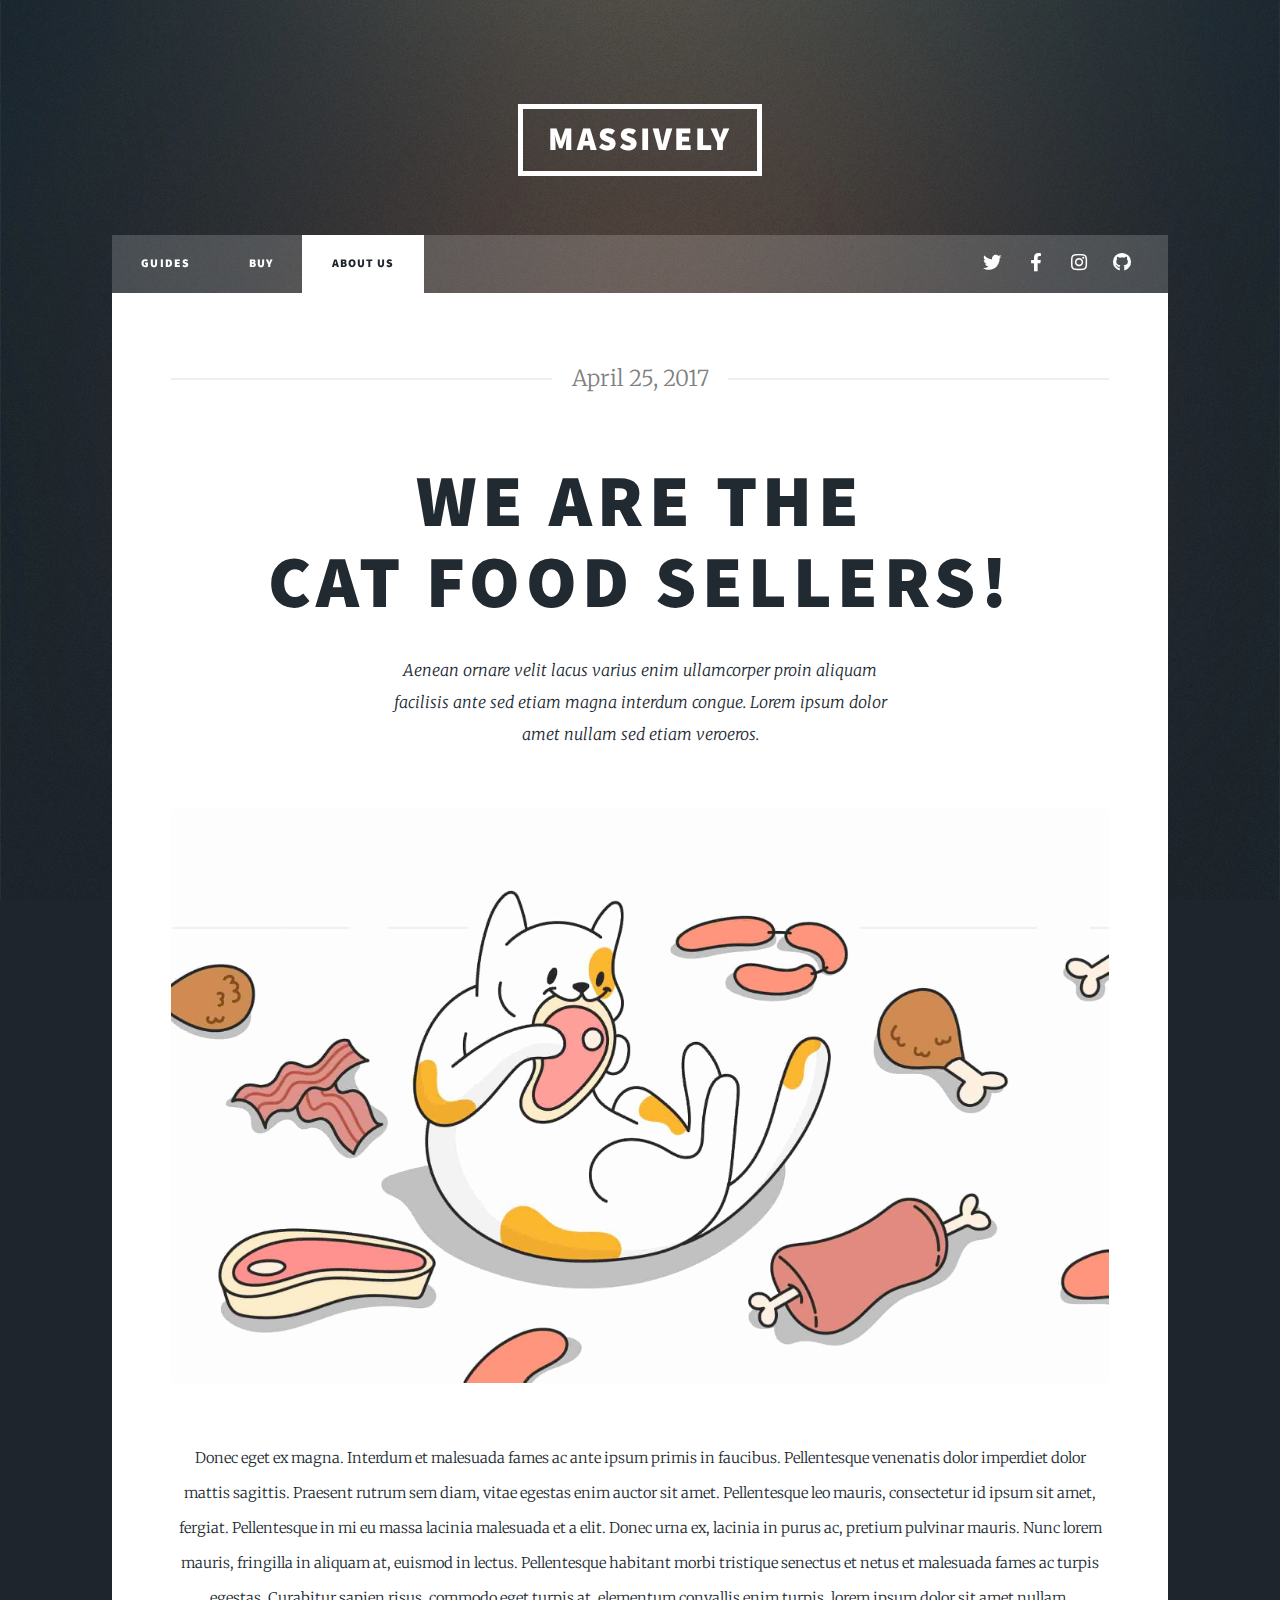
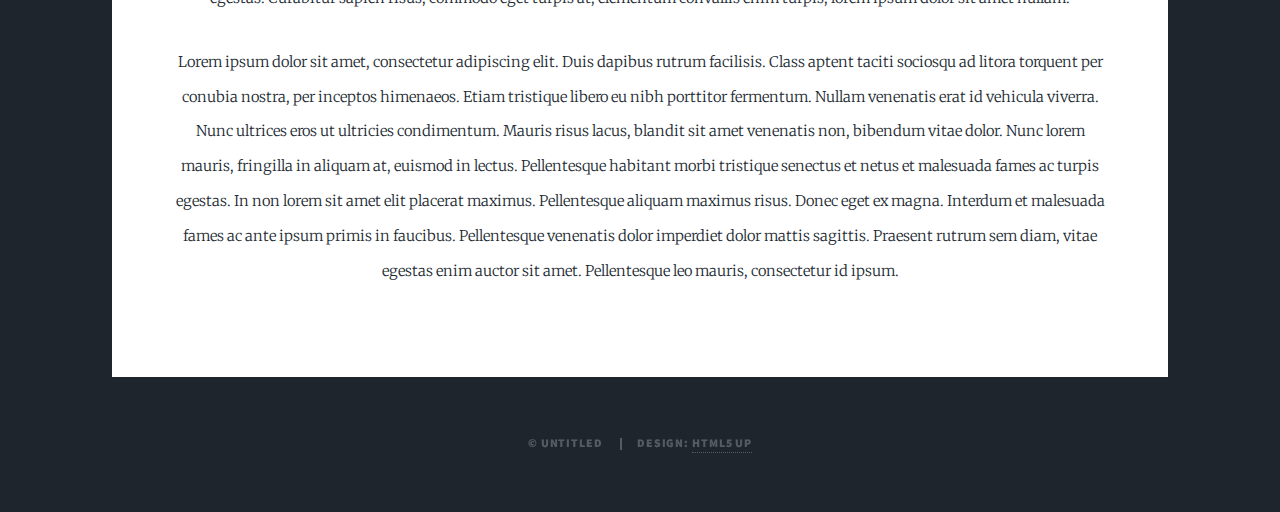
<file: aboutUs.html>
<!DOCTYPE HTML>
<!--
	Massively by HTML5 UP
	html5up.net | @ajlkn
	Free for personal and commercial use under the CCA 3.0 license (html5up.net/license)
-->
<html>

<head>
  <title>About Us</title>
  <meta charset="utf-8" />
  <meta name="viewport" content="width=device-width, initial-scale=1, user-scalable=no" />
  <link rel="stylesheet" href="assets/css/main.css" />
  <noscript>
    <link rel="stylesheet" href="assets/css/noscript.css" />
  </noscript>
</head>

<body class="is-preload">

  <!-- Wrapper -->
  <div id="wrapper">

    <!-- Header -->
    <header id="header">
      <a href="index.html" class="logo">Massively</a>
    </header>

    <!-- Nav -->
    <nav id="nav">
      <ul class="links">
        <li><a href="myFunSite.html">Guides</a></li>
        <li><a href="buy.html">Buy</a></li>
        <li class="active"><a href="aboutUs.html">About Us</a></li>
      </ul>
      <ul class="icons">
        <li><a href="#" class="icon brands fa-twitter"><span class="label">Twitter</span></a></li>
        <li><a href="#" class="icon brands fa-facebook-f"><span class="label">Facebook</span></a></li>
        <li><a href="#" class="icon brands fa-instagram"><span class="label">Instagram</span></a></li>
        <li><a href="#" class="icon brands fa-github"><span class="label">GitHub</span></a></li>
      </ul>
    </nav>

    <!-- Main -->
    <div id="main">

      <!-- Post -->
      <section class="post">
        <header class="major">
          <span class="date">April 25, 2017</span>
          <h1>We are the <br />
            Cat Food Sellers!</h1>
          <p>Aenean ornare velit lacus varius enim ullamcorper proin aliquam<br />
            facilisis ante sed etiam magna interdum congue. Lorem ipsum dolor<br />
            amet nullam sed etiam veroeros.</p>
        </header>
        <div class="image main"><img src="images/pic01.jpg" alt="" /></div>
        <p>Donec eget ex magna. Interdum et malesuada fames ac ante ipsum primis in faucibus. Pellentesque venenatis
          dolor imperdiet dolor mattis sagittis. Praesent rutrum sem diam, vitae egestas enim auctor sit amet.
          Pellentesque leo mauris, consectetur id ipsum sit amet, fergiat. Pellentesque in mi eu massa lacinia malesuada
          et a elit. Donec urna ex, lacinia in purus ac, pretium pulvinar mauris. Nunc lorem mauris, fringilla in
          aliquam at, euismod in lectus. Pellentesque habitant morbi tristique senectus et netus et malesuada fames ac
          turpis egestas. Curabitur sapien risus, commodo eget turpis at, elementum convallis enim turpis, lorem ipsum
          dolor sit amet nullam.</p>
        <p>Lorem ipsum dolor sit amet, consectetur adipiscing elit. Duis dapibus rutrum facilisis. Class aptent taciti
          sociosqu ad litora torquent per conubia nostra, per inceptos himenaeos. Etiam tristique libero eu nibh
          porttitor fermentum. Nullam venenatis erat id vehicula viverra. Nunc ultrices eros ut ultricies condimentum.
          Mauris risus lacus, blandit sit amet venenatis non, bibendum vitae dolor. Nunc lorem mauris, fringilla in
          aliquam at, euismod in lectus. Pellentesque habitant morbi tristique senectus et netus et malesuada fames ac
          turpis egestas. In non lorem sit amet elit placerat maximus. Pellentesque aliquam maximus risus. Donec eget ex
          magna. Interdum et malesuada fames ac ante ipsum primis in faucibus. Pellentesque venenatis dolor imperdiet
          dolor mattis sagittis. Praesent rutrum sem diam, vitae egestas enim auctor sit amet. Pellentesque leo mauris,
          consectetur id ipsum.</p>
      </section>

    </div>

    <!-- Copyright -->
    <div id="copyright">
      <ul>
        <li>&copy; Untitled</li>
        <li>Design: <a href="https://html5up.net">HTML5 UP</a></li>
      </ul>
    </div>

  </div>

  <!-- Scripts -->
  <script src="assets/js/jquery.min.js"></script>
  <script src="assets/js/jquery.scrollex.min.js"></script>
  <script src="assets/js/jquery.scrolly.min.js"></script>
  <script src="assets/js/browser.min.js"></script>
  <script src="assets/js/breakpoints.min.js"></script>
  <script src="assets/js/util.js"></script>
  <script src="assets/js/main.js"></script>

</body>

</html>
</file>
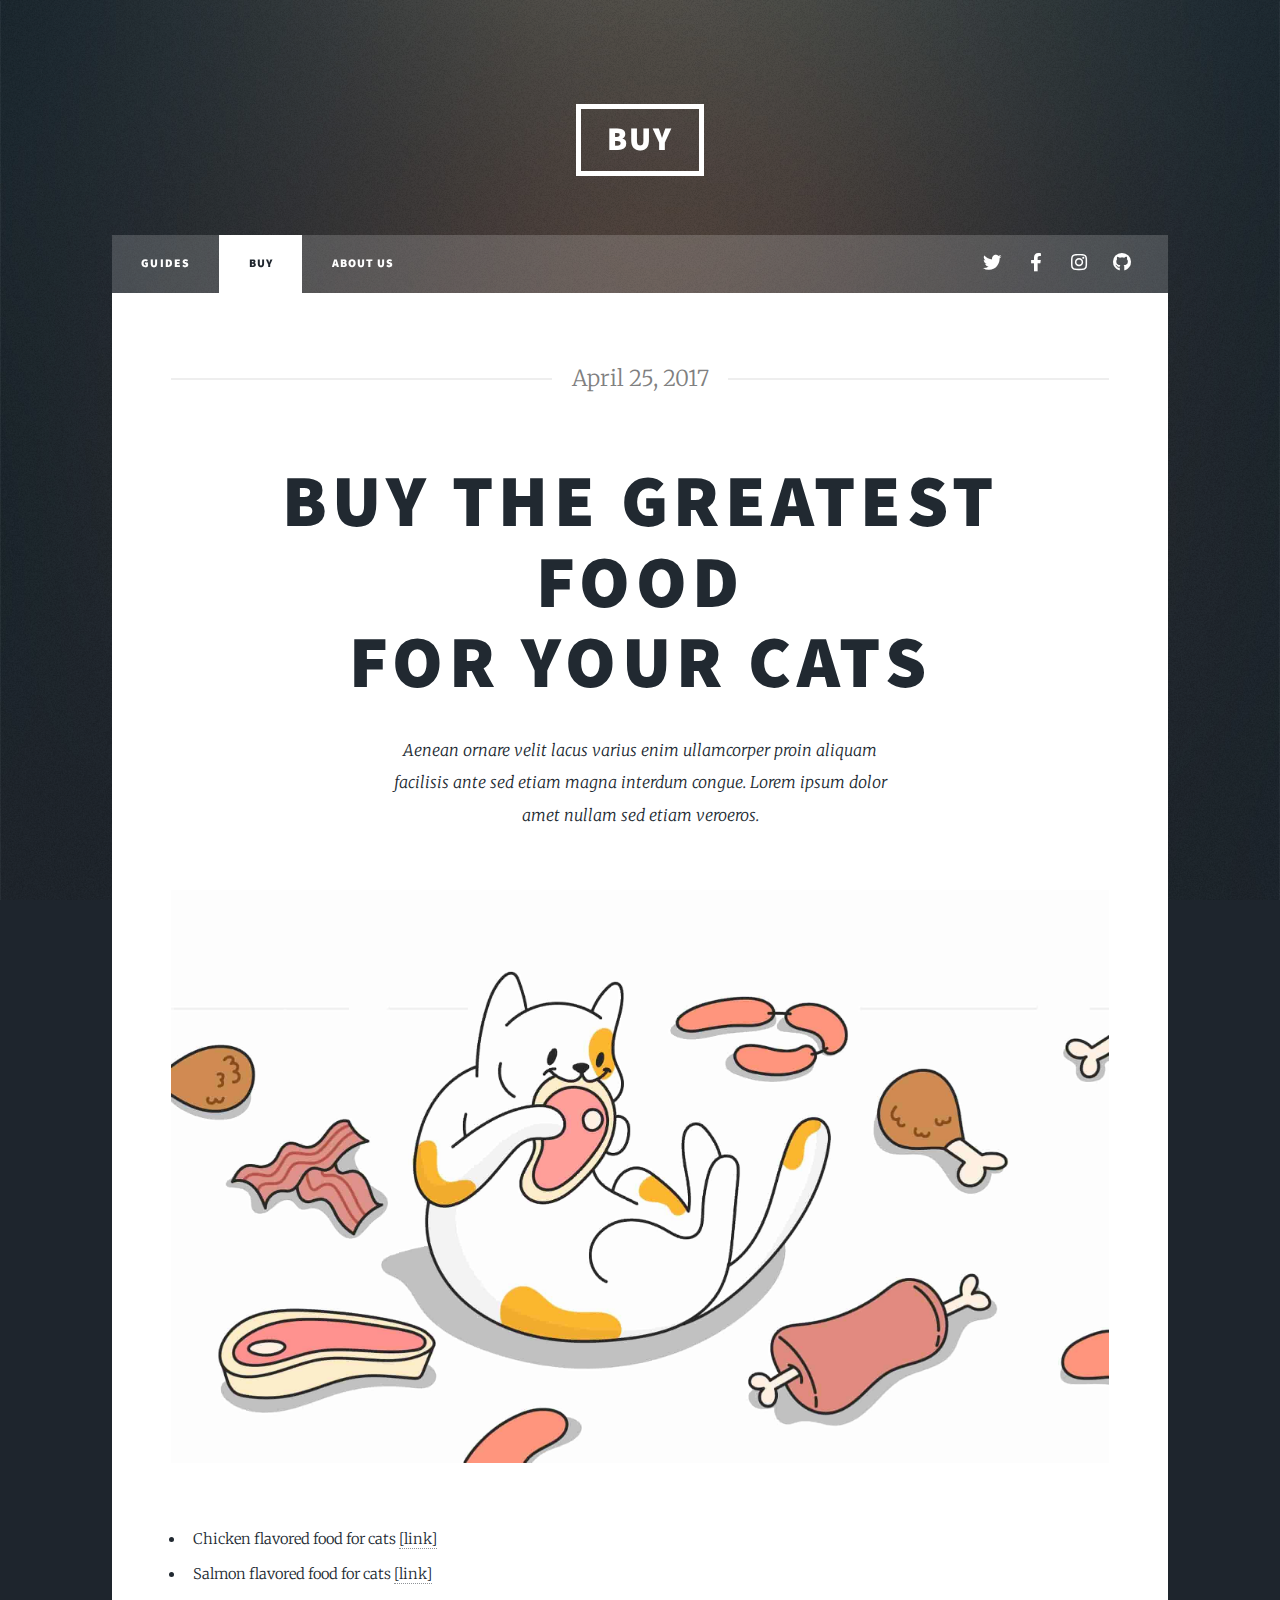
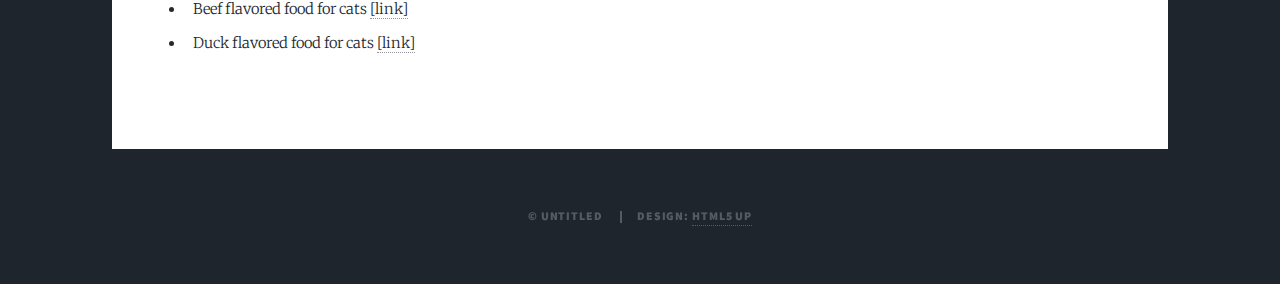
<file: buy.html>
<!DOCTYPE HTML>
<!--
	Massively by HTML5 UP
	html5up.net | @ajlkn
	Free for personal and commercial use under the CCA 3.0 license (html5up.net/license)
-->
<html>

<head>
  <title>Buy</title>
  <meta charset="utf-8" />
  <meta name="viewport" content="width=device-width, initial-scale=1, user-scalable=no" />
  <link rel="stylesheet" href="assets/css/main.css" />
  <noscript>
    <link rel="stylesheet" href="assets/css/noscript.css" />
  </noscript>
</head>

<body class="is-preload">

  <!-- Wrapper -->
  <div id="wrapper">

    <!-- Header -->
    <header id="header">
      <a href="index.html" class="logo">Buy</a>
    </header>

    <!-- Nav -->
    <nav id="nav">
      <ul class="links">
        <li><a href="myFunSite.html">Guides</a></li>
        <li class="active"><a href="buy.html">Buy</a></li>
        <li><a href="aboutUs.html">About Us</a></li>
      </ul>
      <ul class="icons">
        <li><a href="#" class="icon brands fa-twitter"><span class="label">Twitter</span></a></li>
        <li><a href="#" class="icon brands fa-facebook-f"><span class="label">Facebook</span></a></li>
        <li><a href="#" class="icon brands fa-instagram"><span class="label">Instagram</span></a></li>
        <li><a href="#" class="icon brands fa-github"><span class="label">GitHub</span></a></li>
      </ul>
    </nav>

    <!-- Main -->
    <div id="main">

      <!-- Post -->
      <section class="post">
        <header class="major">
          <span class="date">April 25, 2017</span>
          <h1>Buy the Greatest Food<br />
            For Your cats</h1>
          <p>Aenean ornare velit lacus varius enim ullamcorper proin aliquam<br />
            facilisis ante sed etiam magna interdum congue. Lorem ipsum dolor<br />
            amet nullam sed etiam veroeros.</p>
        </header>
        <div class="image main"><img src="images/pic01.jpg" alt="" /></div>
        <p>
        <ul>
              <li>Chicken flavored food for cats <a href=buy.html>[link]</a></li>
          <li>Salmon flavored food for cats <a href=buy.html>[link]</a></li>
          <li>Beef flavored food for cats <a href=buy.html>[link]</a></li>
          <li>Duck flavored food for cats <a href=buy.html>[link]</a></li>
        </ul>
        </p>
      </section>

    </div>

    <!-- Copyright -->
    <div id="copyright">
      <ul>
        <li>&copy; Untitled</li>
        <li>Design: <a href="https://html5up.net">HTML5 UP</a></li>
      </ul>
    </div>

  </div>

  <!-- Scripts -->
  <script src="assets/js/jquery.min.js"></script>
  <script src="assets/js/jquery.scrollex.min.js"></script>
  <script src="assets/js/jquery.scrolly.min.js"></script>
  <script src="assets/js/browser.min.js"></script>
  <script src="assets/js/breakpoints.min.js"></script>
  <script src="assets/js/util.js"></script>
  <script src="assets/js/main.js"></script>

</body>

</html>
</file>
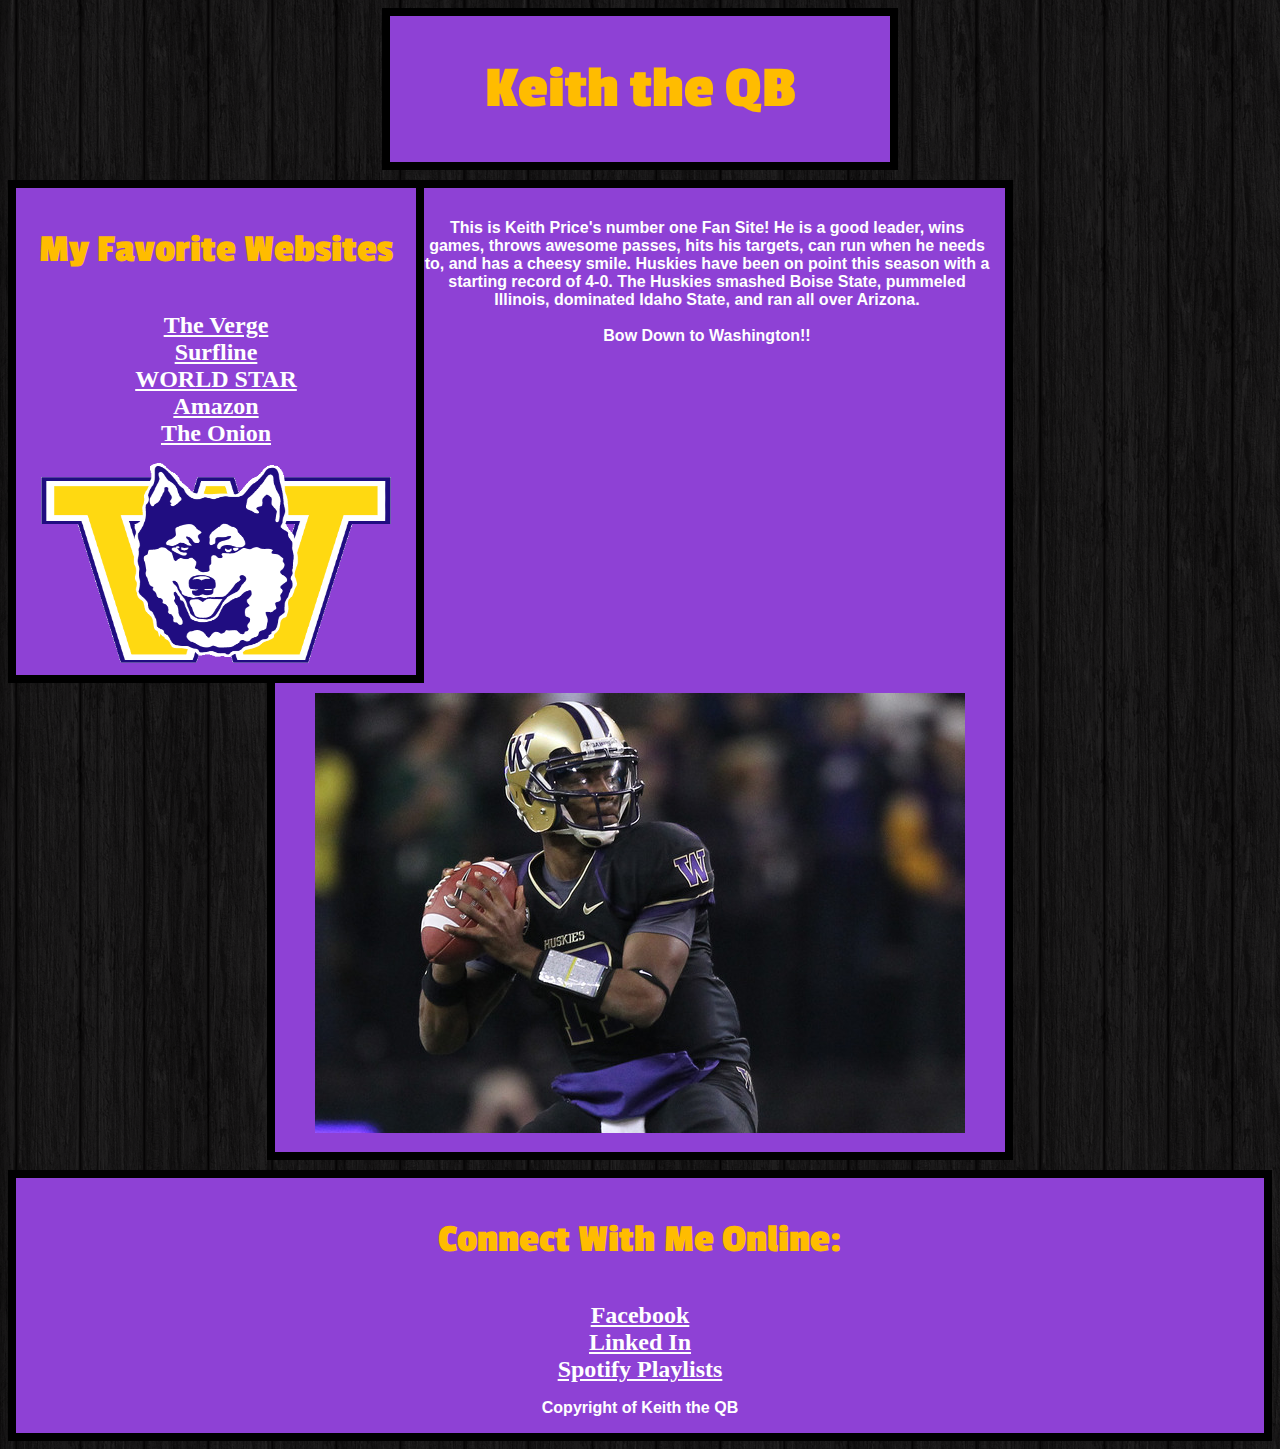
<file: introToCss.html>
<!DOCTYPE html>
	<head>
		<title> Keith the QB  </title>
		<link rel="stylesheet" type="text/css" href="test.css" />
		<link href='http://fonts.googleapis.com/css?family=Passion+One' rel='stylesheet' type='text/css'>
	</head>

	<body>
		<div id = "Header">
			<h1> Keith the QB </h1>
		</div>

		<div id = "LeftNav">
			<h3> My Favorite Websites </h3>
			<ul>
				<li><a href="https://www.theverge.com">The Verge</a></li>
				<li><a href="https://www.surfline.com">Surfline</a></li>
				<li><a href="https://www.worldstarhiphop">WORLD STAR</a></li>
				<li><a href="https://www.amazon.com">Amazon</a></li>
				<li><a href="https://www.theonion.com">The Onion</a></li>
			</ul>
			<img src="extra/icon.gif" width="350px" height="200px">
		</div>

		<div id = "Content">
			<p> This is Keith Price's number one Fan Site! He is a good leader, wins games, throws awesome passes, hits his targets, can run when he needs to, and has a cheesy smile. Huskies have been on point this season with a starting record of 4-0. The Huskies smashed Boise State, pummeled Illinois, dominated Idaho State, and ran all over Arizona. <br /><br /> <span id="bow">Bow Down to Washington!!</span></p>
			<img src="extra/price.jpg">
		</div>

		<div id = "Footer">
			<h3>Connect With Me Online:</h3>
			<ul>
				<li><a href="https://www.Facebook.com">Facebook</a></li>
				<li><a href="https://www.Linkedin.com">Linked In</a></li>
				<li><a href="https://www.Spotify.com">Spotify Playlists</a></li>
			</ul>
			<p>Copyright of Keith the QB</p>
		</div>

	</body>

</html>
</file>
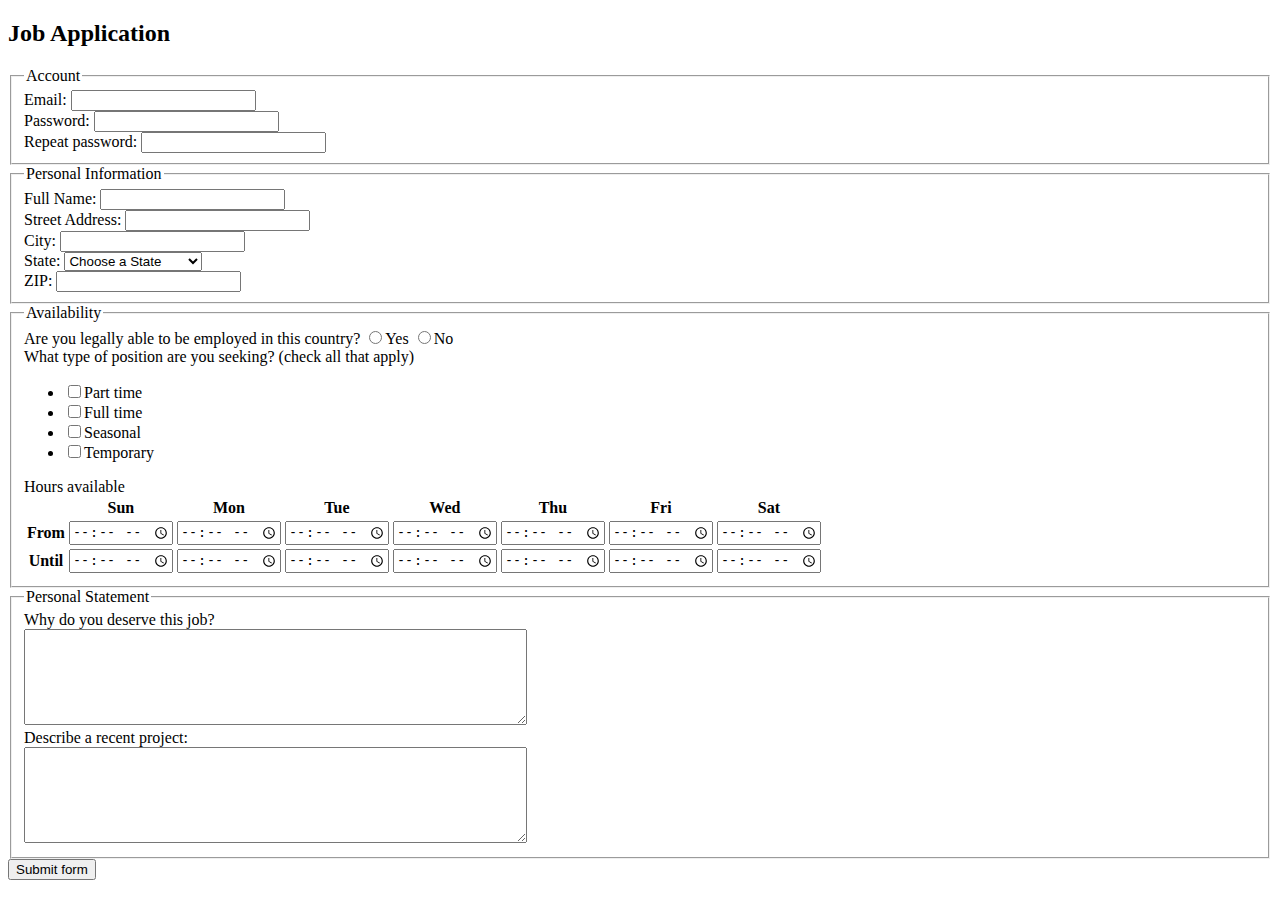
<file: jobApplicationForm.html>
<!DOCTYPE html>
<!-- saved from url=(0074)http://winhost6.ischool.uw.edu/gclass/files/activities/build_w3/forms.html -->
<html>

<head>
  <meta http-equiv="Content-Type" content="text/html; charset=UTF-8">

  <title>Job Application</title>
</head>

<body data-new-gr-c-s-check-loaded="14.1058.0" data-gr-ext-installed="">

  <h2>Job Application</h2>

  <form action="http://gclass.alexburner.com/formtest.php" method="post">

    <fieldset>
      <legend>Account</legend>
      <div class="field">
        <label>Email:</label>
        <input type="text" name="email">
      </div>
      <div class="field">
        <label>Password:</label>
        <input type="password" name="password">
      </div>
      <div class="field">
        <label>Repeat password:</label>
        <input type="password" name="password_r">
      </div>
    </fieldset>

    <fieldset>
      <legend>Personal Information</legend>
      <div class="field">
        <label>Full Name:</label>
        <input type="text" name="name">
      </div>
      <div class="field">
        <label>Street Address:</label>
        <input type="text" name="street">
      </div>
      <div class="field">
        <label>City:</label>
        <input type="text" name="city">
      </div>
      <div class="field">
        <label>State:</label>
        <select name="state">
          <option value="" selected="true">Choose a State</option>
          <option value="AL">Alabama</option>
          <option value="AK">Alaska</option>
          <option value="AZ">Arizona</option>
          <option value="AR">Arkansas</option>
          <option value="CA">California</option>
          <option value="CO">Colorado</option>
          <option value="CT">Connecticut</option>
          <option value="DE">Delaware</option>
          <option value="DC">District of Columbia</option>
          <option value="FL">Florida</option>
          <option value="GA">Georgia</option>
          <option value="HI">Hawaii</option>
          <option value="ID">Idaho</option>
          <option value="IL">Illinois</option>
          <option value="IN">Indiana</option>
          <option value="IA">Iowa</option>
          <option value="KS">Kansas</option>
          <option value="KY">Kentucky</option>
          <option value="LA">Louisiana</option>
          <option value="ME">Maine</option>
          <option value="MD">Maryland</option>
          <option value="MA">Massachusetts</option>
          <option value="MI">Michigan</option>
          <option value="MN">Minnesota</option>
          <option value="MS">Mississippi</option>
          <option value="MO">Missouri</option>
          <option value="MT">Montana</option>
          <option value="NE">Nebraska</option>
          <option value="NV">Nevada</option>
          <option value="NH">New Hampshire</option>
          <option value="NJ">New Jersey</option>
          <option value="NM">New Mexico</option>
          <option value="NY">New York</option>
          <option value="NC">North Carolina</option>
          <option value="ND">North Dakota</option>
          <option value="OH">Ohio</option>
          <option value="OK">Oklahoma</option>
          <option value="OR">Oregon</option>
          <option value="PA">Pennsylvania</option>
          <option value="RI">Rhode Island</option>
          <option value="SC">South Carolina</option>
          <option value="SD">South Dakota</option>
          <option value="TN">Tennessee</option>
          <option value="TX">Texas</option>
          <option value="UT">Utah</option>
          <option value="VT">Vermont</option>
          <option value="VA">Virginia</option>
          <option value="WA">Washington</option>
          <option value="WV">West Virginia</option>
          <option value="WI">Wisconsin</option>
          <option value="WY">Wyoming</option>
        </select>
      </div>
      <div class="field">
        <label>ZIP:</label>
        <input type="text" name="zip">
      </div>
    </fieldset>

    <fieldset>
      <legend>Availability</legend>
      <div class="field">
        <label>Are you legally able to be employed in this country?</label>
        <input type="radio" name="legal" value="yes">Yes
        <input type="radio" name="legal" value="no">No
      </div>
      <div class="field">
        <label>What type of position are you seeking? (check all that apply)</label>
        <ul>
          <li><input type="checkbox" name="position_pt" value="parttime">Part time</li>
          <li><input type="checkbox" name="position_ft" value="fulltime">Full time</li>
          <li><input type="checkbox" name="position_sl" value="seasonal">Seasonal</li>
          <li><input type="checkbox" name="position_tp" value="temporary">Temporary</li>
        </ul>
      </div>
      <div class="field">
        <label>Hours available</label>
        <table>
          <tbody>
            <tr>
              <td></td>
              <th>Sun</th>
              <th>Mon</th>
              <th>Tue</th>
              <th>Wed</th>
              <th>Thu</th>
              <th>Fri</th>
              <th>Sat</th>
            </tr>
            <tr>
              <th>From</th>
              <td><input type="time" size="5" name="su_from"></td>
              <td><input type="time" size="5" name="mo_from"></td>
              <td><input type="time" size="5" name="tu_from"></td>
              <td><input type="time" size="5" name="we_from"></td>
              <td><input type="time" size="5" name="th_from"></td>
              <td><input type="time" size="5" name="fr_from"></td>
              <td><input type="time" size="5" name="sa_from"></td>
            </tr>
            <tr>
              <th>Until</th>
              <td><input type="time" size="5" name="su_until"></td>
              <td><input type="time" size="5" name="mo_until"></td>
              <td><input type="time" size="5" name="tu_until"></td>
              <td><input type="time" size="5" name="we_until"></td>
              <td><input type="time" size="5" name="th_until"></td>
              <td><input type="time" size="5" name="fr_until"></td>
              <td><input type="time" size="5" name="sa_until"></td>
            </tr>
          </tbody>
        </table>
      </div>
    </fieldset>

    <fieldset>
      <legend>Personal Statement</legend>
      <div class="field">
        <label>Why do you deserve this job?</label><br>
        <textarea name="deserve" rows="6" cols="60"></textarea>
      </div>
      <div class="field">
        <label>Describe a recent project:</label><br>
        <textarea name="project" rows="6" cols="60"></textarea>
      </div>
    </fieldset>

    <input type="submit" value="Submit form">

  </form>

</body>
<grammarly-desktop-integration data-grammarly-shadow-root="true"></grammarly-desktop-integration>

</html>
</file>
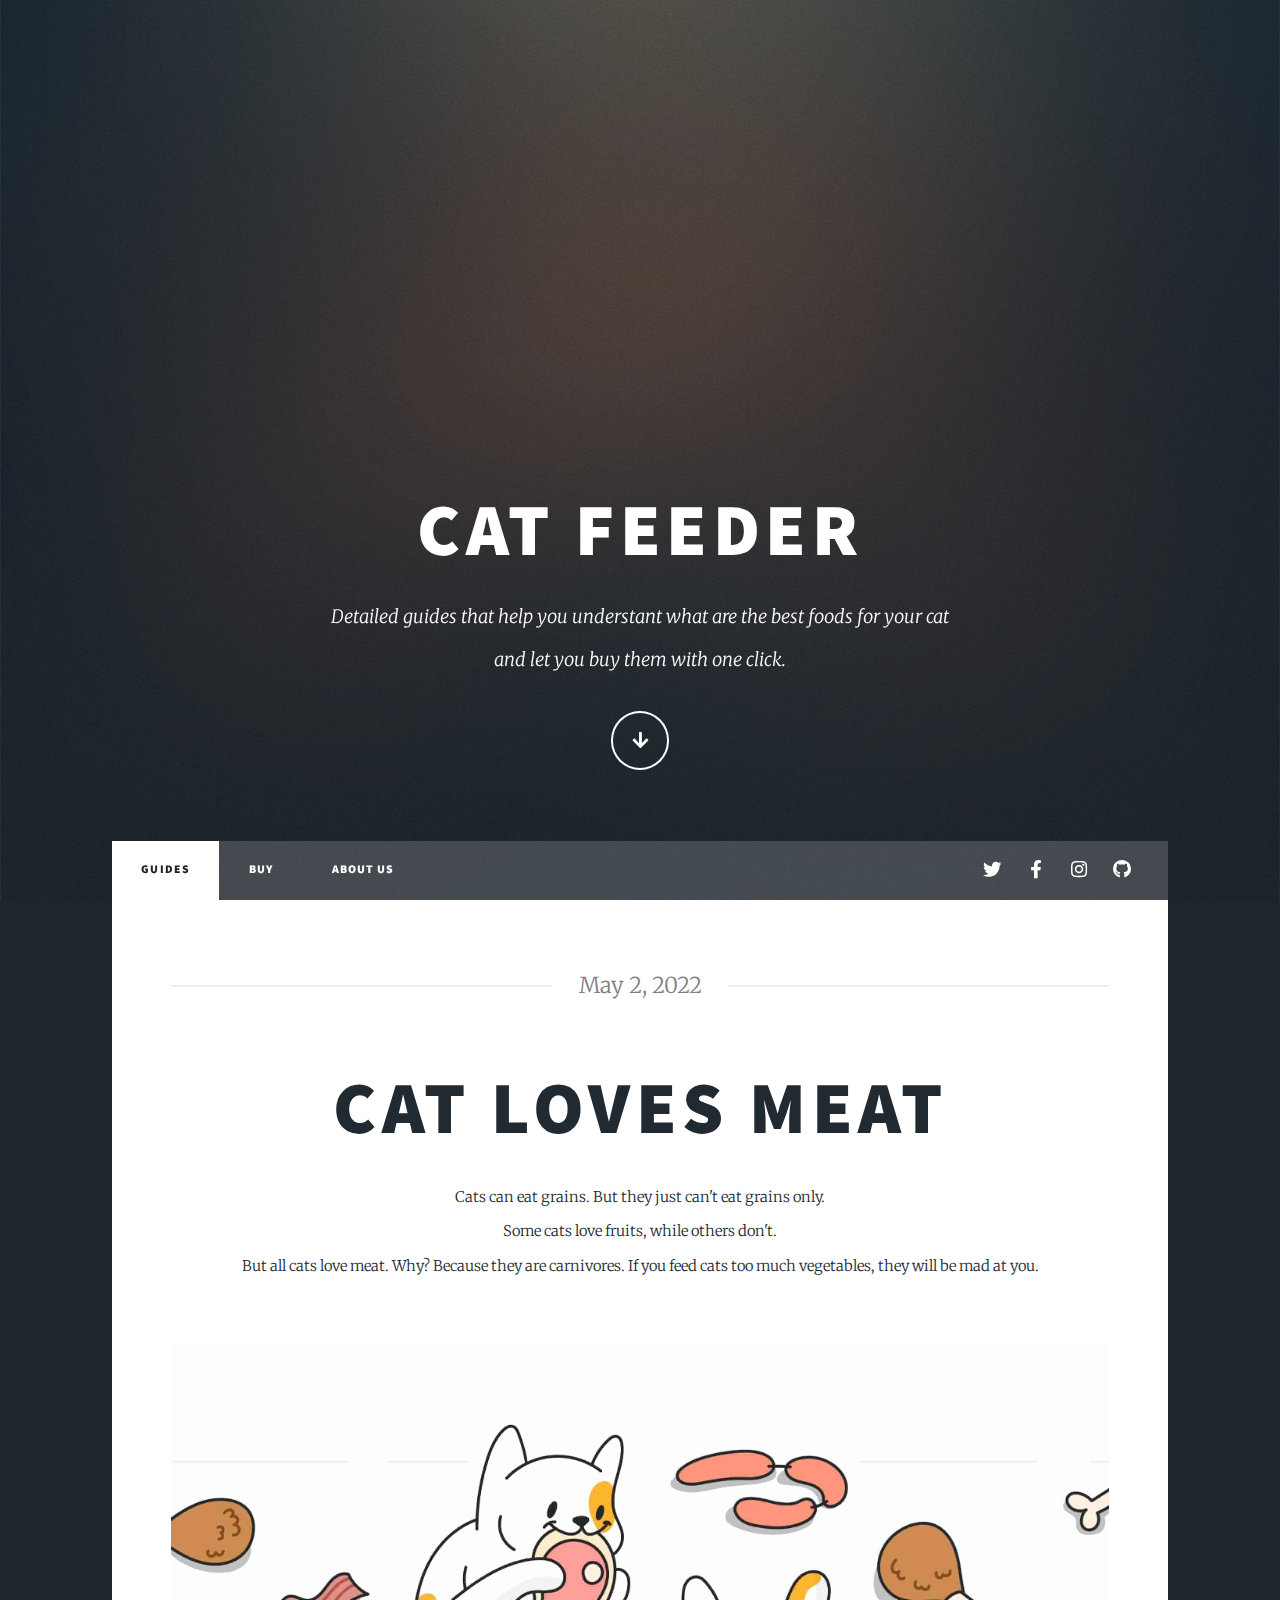
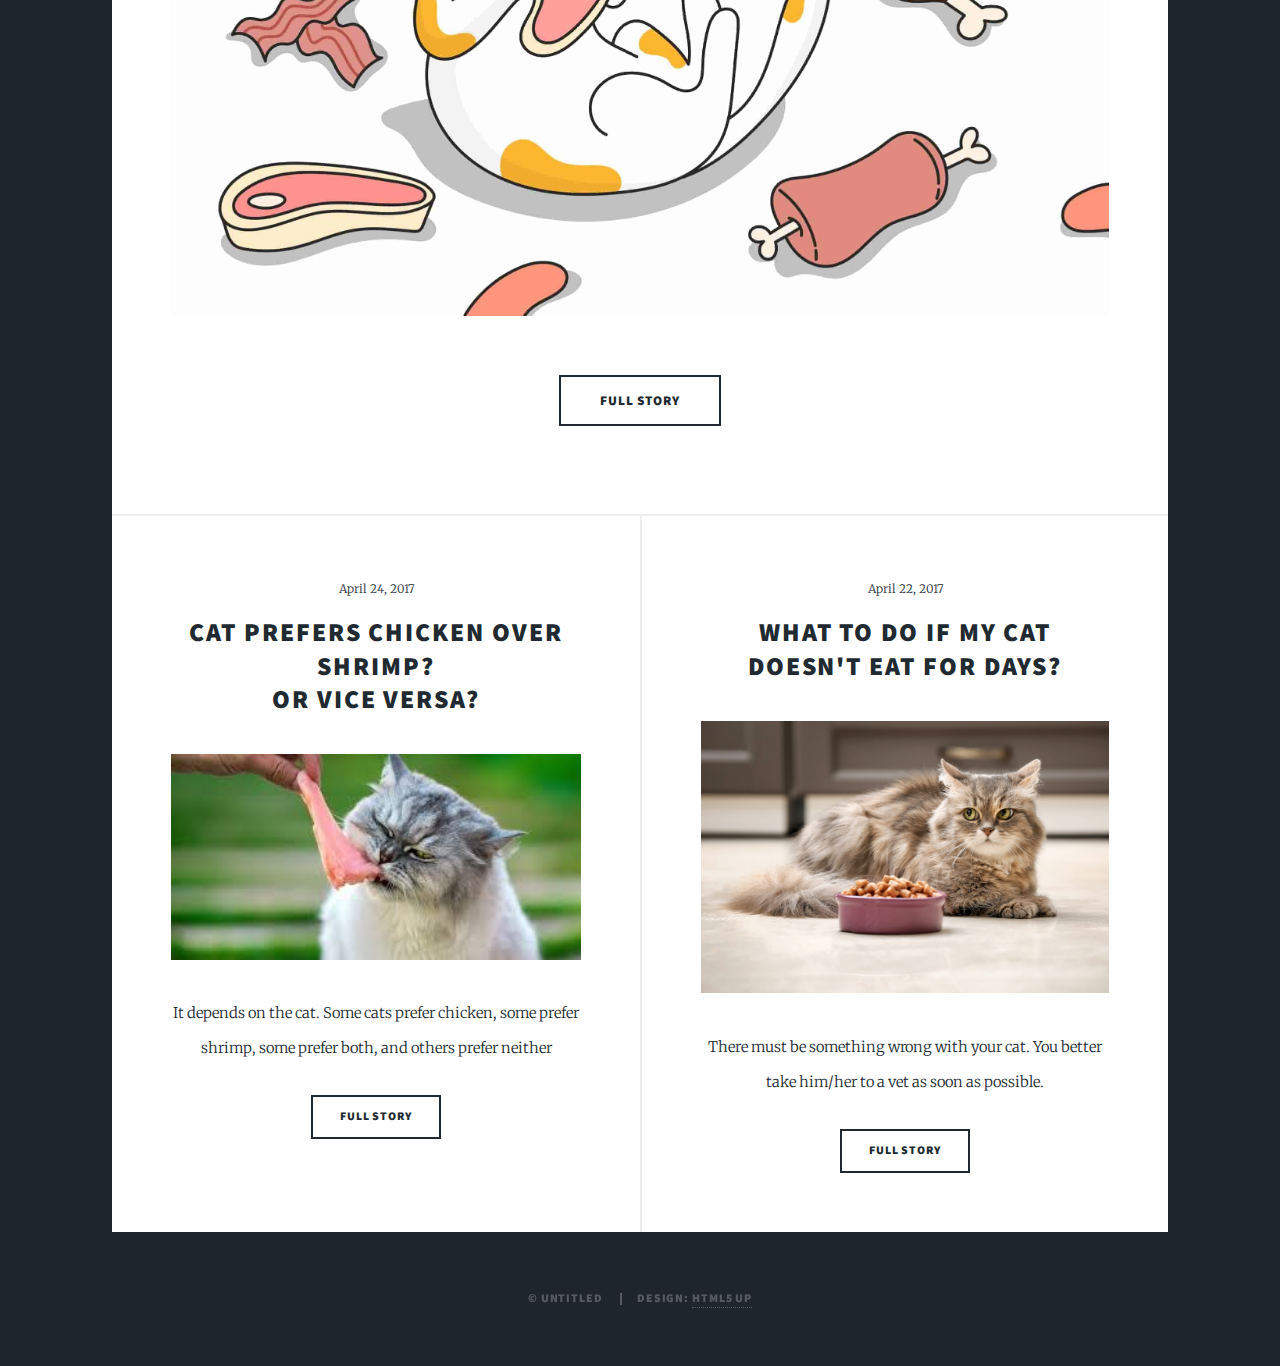
<file: myFunSite.html>
<!DOCTYPE HTML>
<!--
	Massively by HTML5 UP
	html5up.net | @ajlkn
	Free for personal and commercial use under the CCA 3.0 license (html5up.net/license)
-->
<html>

<head>
  <title>Cat Feeder</title>
  <meta charset="utf-8" />
  <meta name="viewport" content="width=device-width, initial-scale=1, user-scalable=no" />
  <link rel="stylesheet" href="assets/css/main.css" />
  <noscript>
    <link rel="stylesheet" href="assets/css/noscript.css" />
  </noscript>
</head>

<body class="is-preload">

  <!-- Wrapper -->
  <div id="wrapper" class="fade-in">

    <!-- Intro -->
    <div id="intro">
      <h1>Cat Feeder</h1>
      <p>Detailed guides that help you understant what are the best foods for your cat
        <br> and let you buy them with one click.
      </p>
      <ul class="actions">
        <li><a href="#header" class="button icon solid solo fa-arrow-down scrolly">Continue</a></li>
      </ul>
    </div>

    <!-- Header -->
    <header id="header">
      <a href="index.html" class="logo">Guides</a>
    </header>

    <!-- Nav -->
    <nav id="nav">
      <ul class="links">
        <li class="active"><a href="myFunSite.html">Guides</a></li>
        <li><a href="buy.html">Buy</a></li>
        <li><a href="aboutUs.html">About Us</a></li>
      </ul>
      <ul class="icons">
        <li><a href="#" class="icon brands fa-twitter"><span class="label">Twitter</span></a></li>
        <li><a href="#" class="icon brands fa-facebook-f"><span class="label">Facebook</span></a></li>
        <li><a href="#" class="icon brands fa-instagram"><span class="label">Instagram</span></a></li>
        <li><a href="#" class="icon brands fa-github"><span class="label">GitHub</span></a></li>
      </ul>
    </nav>

    <!-- Main -->
    <div id="main">

      <!-- Featured Post -->
      <article class="post featured">
        <header class="major">
          <span class="date">May 2, 2022</span>
          <h2><a href="#">Cat Loves Meat</h2>
          <p>Cats can eat grains. But they just can't eat grains only.<br>
            Some cats love fruits, while others don't.<br>
            But all cats love meat. Why? Because they are carnivores. If you feed cats
            too much vegetables, they will be mad at you.</p>
        </header>
        <a href="#" class="image main"><img src="images/pic01.jpg" alt="" /></a>
        <ul class="actions special">
          <li><a href="#" class="button large">Full Story</a></li>
        </ul>
      </article>

      <!-- Posts -->
      <section class="posts">
        <article>
          <header>
            <span class="date">April 24, 2017</span>
            <h2><a href="#">Cat prefers chicken over shrimp?<br />
                or vice versa?</a></h2>
          </header>
          <a href="#" class="image fit"><img src="images/pic02.jpg" alt="" /></a>
          <p>It depends on the cat. Some cats prefer chicken, some prefer shrimp, some prefer both, and others prefer
            neither</p>
          <ul class="actions special">
            <li><a href="#" class="button">Full Story</a></li>
          </ul>
        </article>
        <article>
          <header>
            <span class="date">April 22, 2017</span>
            <h2><a href="#">What to do if my cat<br />
                doesn't eat for days?</a></h2>
          </header>
          <a href="#" class="image fit"><img src="images/pic03.jpg" alt="" /></a>
          <p>There must be something wrong with your cat. You better take him/her to a vet as soon as possible.</p>
          <ul class="actions special">
            <li><a href="#" class="button">Full Story</a></li>
          </ul>
        </article>
      </section>
    </div>

    <!-- Copyright -->
    <div id="copyright">
      <ul>
        <li>&copy; Untitled</li>
        <li>Design: <a href="https://html5up.net">HTML5 UP</a></li>
      </ul>
    </div>

  </div>

  <!-- Scripts -->
  <script src="assets/js/jquery.min.js"></script>
  <script src="assets/js/jquery.scrollex.min.js"></script>
  <script src="assets/js/jquery.scrolly.min.js"></script>
  <script src="assets/js/browser.min.js"></script>
  <script src="assets/js/breakpoints.min.js"></script>
  <script src="assets/js/util.js"></script>
  <script src="assets/js/main.js"></script>

</body>

</html>
</file>
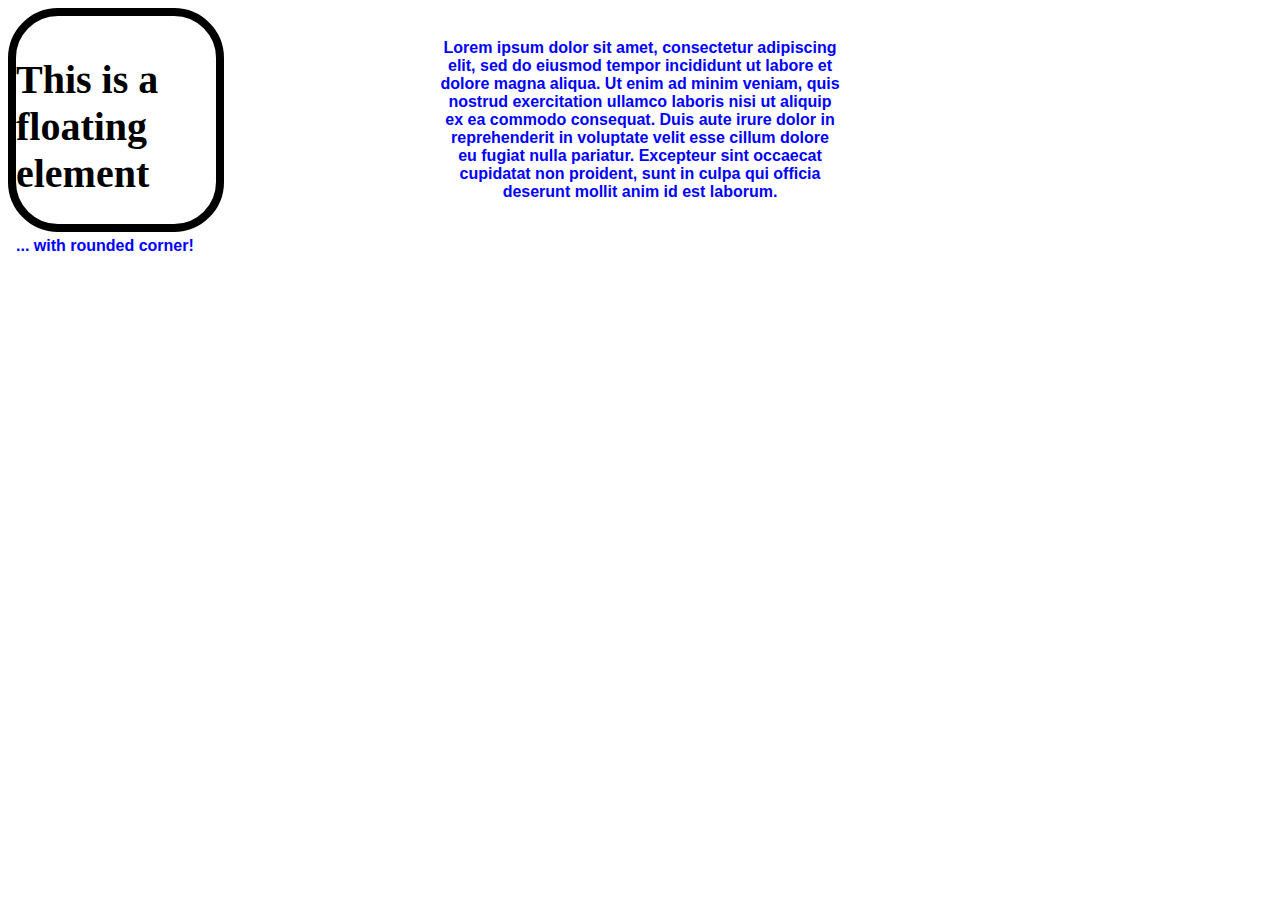
<file: someCss.html>
<!DOCTYPE html>

<head>
  <title> Some HTML to showcase my css</title>
  <link rel="stylesheet" type="text/css" href="anExternal.css" />
</head>

<body>
  <div id="LeftNav">
    <h3> This is a floating element</h3>
    <p>... with rounded corner!</p>
  </div>

  <div id="Content">
    <p>
      Lorem ipsum dolor sit amet, consectetur adipiscing elit, sed do eiusmod tempor incididunt ut labore et dolore
      magna aliqua. Ut enim ad minim veniam, quis nostrud exercitation ullamco laboris nisi ut aliquip ex ea commodo
      consequat. Duis aute irure dolor in reprehenderit in voluptate velit esse cillum dolore eu fugiat nulla pariatur.
      Excepteur sint occaecat cupidatat non proident, sunt in culpa qui officia deserunt mollit anim id est laborum.
    </p>
  </div>

</body>

</html>
</file>
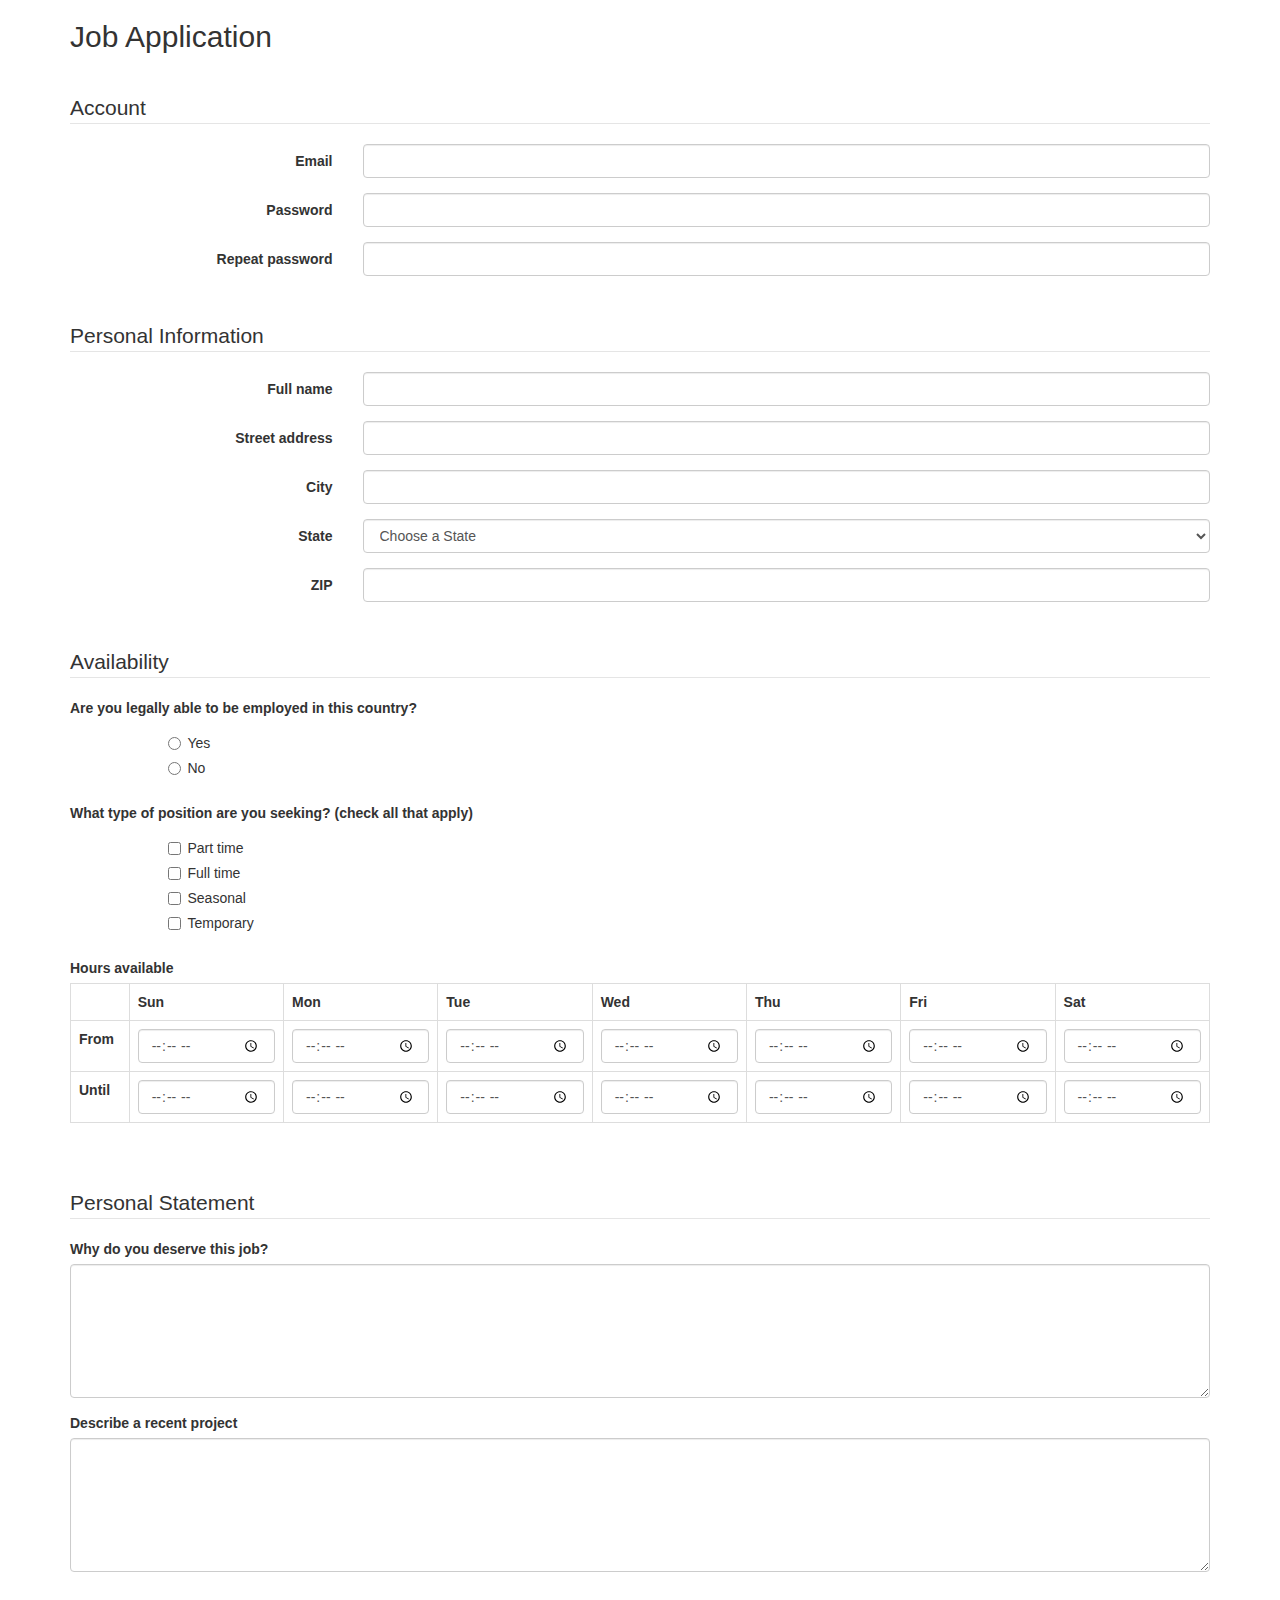
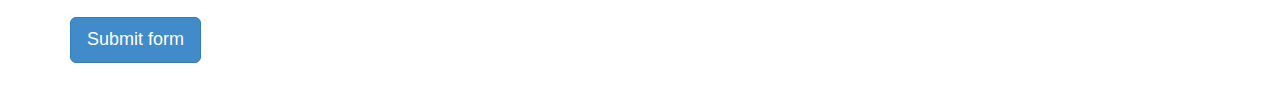
<file: example/job_app_formatted.html>
<!DOCTYPE html>
<!-- saved from url=(0081)http://winhost6.ischool.uw.edu/gclass/files/activities/build_w3/forms_pretty.html -->
<html><head><meta http-equiv="Content-Type" content="text/html; charset=UTF-8">
	
	<meta name="viewport" content="width=device-width, initial-scale=1.0">
	<title>Job Application</title>
	<link href="./job_app_formatted_files/bootstrap.min.css" rel="stylesheet">
</head>
<body data-new-gr-c-s-check-loaded="14.1058.0" data-gr-ext-installed="">
<div class="container">

<h2>Job Application</h2>
<p>&nbsp;</p>

<form role="form" action="http://gclass.alexburner.com/formtest.php" method="post">

	<fieldset class="form-horizontal">
		<legend>Account</legend>
		<div class="form-group">
			<label class="col-sm-3 control-label">Email</label>
			<div class="col-sm-9">
				<input class="form-control" type="text" name="email">
			</div>
		</div>
		<div class="form-group">
			<label class="col-sm-3 control-label">Password</label>
			<div class="col-sm-9">
				<input class="form-control" type="password" name="password">
			</div>
		</div>
		<div class="form-group">
			<label class="col-sm-3 control-label">Repeat password</label>
			<div class="col-sm-9">
				<input class="form-control" type="password" name="repeat_password">
			</div>
		</div>
	</fieldset>

	<p>&nbsp;</p>

	<fieldset class="form-horizontal">
		<legend>Personal Information</legend>
		<div class="form-group">
			<label class="col-sm-3 control-label">Full name</label>
			<div class="col-sm-9">
				<input class="form-control" type="text" name="name">
			</div>
		</div>
		<div class="form-group">
			<label class="col-sm-3 control-label">Street address</label>
			<div class="col-sm-9">
				<input class="form-control" type="text" name="street">
			</div>
		</div>
		<div class="form-group">
			<label class="col-sm-3 control-label">City</label>
			<div class="col-sm-9">
				<input class="form-control" type="text" name="city">
			</div>
		</div>
		<div class="form-group">
			<label class="col-sm-3 control-label">State</label>
			<div class="col-sm-9">
				<select class="form-control" name="state">
					<option value="" selected="true">Choose a State</option>
					<option value="AL">Alabama</option>
					<option value="AK">Alaska</option>
					<option value="AZ">Arizona</option>
					<option value="AR">Arkansas</option>
					<option value="CA">California</option>
					<option value="CO">Colorado</option>
					<option value="CT">Connecticut</option>
					<option value="DE">Delaware</option>
					<option value="DC">District of Columbia</option>
					<option value="FL">Florida</option>
					<option value="GA">Georgia</option>
					<option value="HI">Hawaii</option>
					<option value="ID">Idaho</option>
					<option value="IL">Illinois</option>
					<option value="IN">Indiana</option>
					<option value="IA">Iowa</option>
					<option value="KS">Kansas</option>
					<option value="KY">Kentucky</option>
					<option value="LA">Louisiana</option>
					<option value="ME">Maine</option>
					<option value="MD">Maryland</option>
					<option value="MA">Massachusetts</option>
					<option value="MI">Michigan</option>
					<option value="MN">Minnesota</option>
					<option value="MS">Mississippi</option>
					<option value="MO">Missouri</option>
					<option value="MT">Montana</option>
					<option value="NE">Nebraska</option>
					<option value="NV">Nevada</option>
					<option value="NH">New Hampshire</option>
					<option value="NJ">New Jersey</option>
					<option value="NM">New Mexico</option>
					<option value="NY">New York</option>
					<option value="NC">North Carolina</option>
					<option value="ND">North Dakota</option>
					<option value="OH">Ohio</option>
					<option value="OK">Oklahoma</option>
					<option value="OR">Oregon</option>
					<option value="PA">Pennsylvania</option>
					<option value="RI">Rhode Island</option>
					<option value="SC">South Carolina</option>
					<option value="SD">South Dakota</option>
					<option value="TN">Tennessee</option>
					<option value="TX">Texas</option>
					<option value="UT">Utah</option>
					<option value="VT">Vermont</option>
					<option value="VA">Virginia</option>
					<option value="WA">Washington</option>
					<option value="WV">West Virginia</option>
					<option value="WI">Wisconsin</option>
					<option value="WY">Wyoming</option>
				</select>
			</div>
		</div>
		<div class="form-group">
			<label class="col-sm-3 control-label">ZIP</label>
			<div class="col-sm-9">
				<input class="form-control" type="text" name="zip">
			</div>
		</div>
	</fieldset>

	<p>&nbsp;</p>

	<fieldset>
		<legend>Availability</legend>
		<div class="form-group row">
			<label class="col-sm-12 control-label">Are you legally able to be employed in this country?</label>
			<div class="col-sm-offset-1 col-sm-11">
				<div class="radio">
					<label>
						<input type="radio" name="legal" value="yes">Yes
					</label>
				</div>
				<div class="radio">
					<label>
						<input type="radio" name="legal" value="no">No
					</label>
				</div>
			</div>
		</div>
		<div class="form-group row">
			<label class="col-sm-12 control-label">What type of position are you seeking? (check all that apply)</label>
			<div class="col-sm-offset-1 col-sm-11">
				<div class="checkbox">
					<label>
						<input type="checkbox" name="position_pt" value="parttime">
						Part time
					</label>
				</div>
				<div class="checkbox">
					<label>
						<input type="checkbox" name="position_ft" value="fulltime">
						Full time
					</label>
				</div>
				<div class="checkbox">
					<label>
						<input type="checkbox" name="position_sl" value="seasonal">
						Seasonal
					</label>
				</div>
				<div class="checkbox">
					<label>
						<input type="checkbox" name="position_tp" value="temporary">
						Temporary
					</label>
				</div>
			</div>
		</div>
		<div class="form-group row">
			<label class="col-sm-12 control-label">Hours available</label>
			<div class="col-sm-12">
				<table class="table table-bordered">
					<tbody><tr>
						<td></td>
						<th>Sun</th>
						<th>Mon</th>
						<th>Tue</th>
						<th>Wed</th>
						<th>Thu</th>
						<th>Fri</th>
						<th>Sat</th>
					</tr>
					<tr>
						<th>From</th>
						<td><input class="form-control" type="time" name="su_from"></td>
						<td><input class="form-control" type="time" name="mo_from"></td>
						<td><input class="form-control" type="time" name="tu_from"></td>
						<td><input class="form-control" type="time" name="we_from"></td>
						<td><input class="form-control" type="time" name="th_from"></td>
						<td><input class="form-control" type="time" name="fr_from"></td>
						<td><input class="form-control" type="time" name="sa_from"></td>
					</tr>
					<tr>
						<th>Until</th>
						<td><input class="form-control" type="time" name="su_until"></td>
						<td><input class="form-control" type="time" name="mo_until"></td>
						<td><input class="form-control" type="time" name="tu_until"></td>
						<td><input class="form-control" type="time" name="we_until"></td>
						<td><input class="form-control" type="time" name="th_until"></td>
						<td><input class="form-control" type="time" name="fr_until"></td>
						<td><input class="form-control" type="time" name="sa_until"></td>
					</tr>
				</tbody></table>
			</div>
		</div>
	</fieldset>

	<p>&nbsp;</p>

	<fieldset>
		<legend>Personal Statement</legend>
		<div class="form-group">
			<label class="control-label">Why do you deserve this job?</label>
			<textarea class="form-control" name="deserve" rows="6"></textarea>
		</div>
		<div class="form-group">
			<label class="control-label">Describe a recent project</label>
			<textarea class="form-control" name="project" rows="6"></textarea>
		</div>
	</fieldset>

	<p>&nbsp;</p>

	<input class="btn btn-primary btn-lg" type="submit" value="Submit form">

	<p>&nbsp;</p>

</form>
</div><!-- close .container -->

</body><grammarly-desktop-integration data-grammarly-shadow-root="true"></grammarly-desktop-integration></html>
</file>
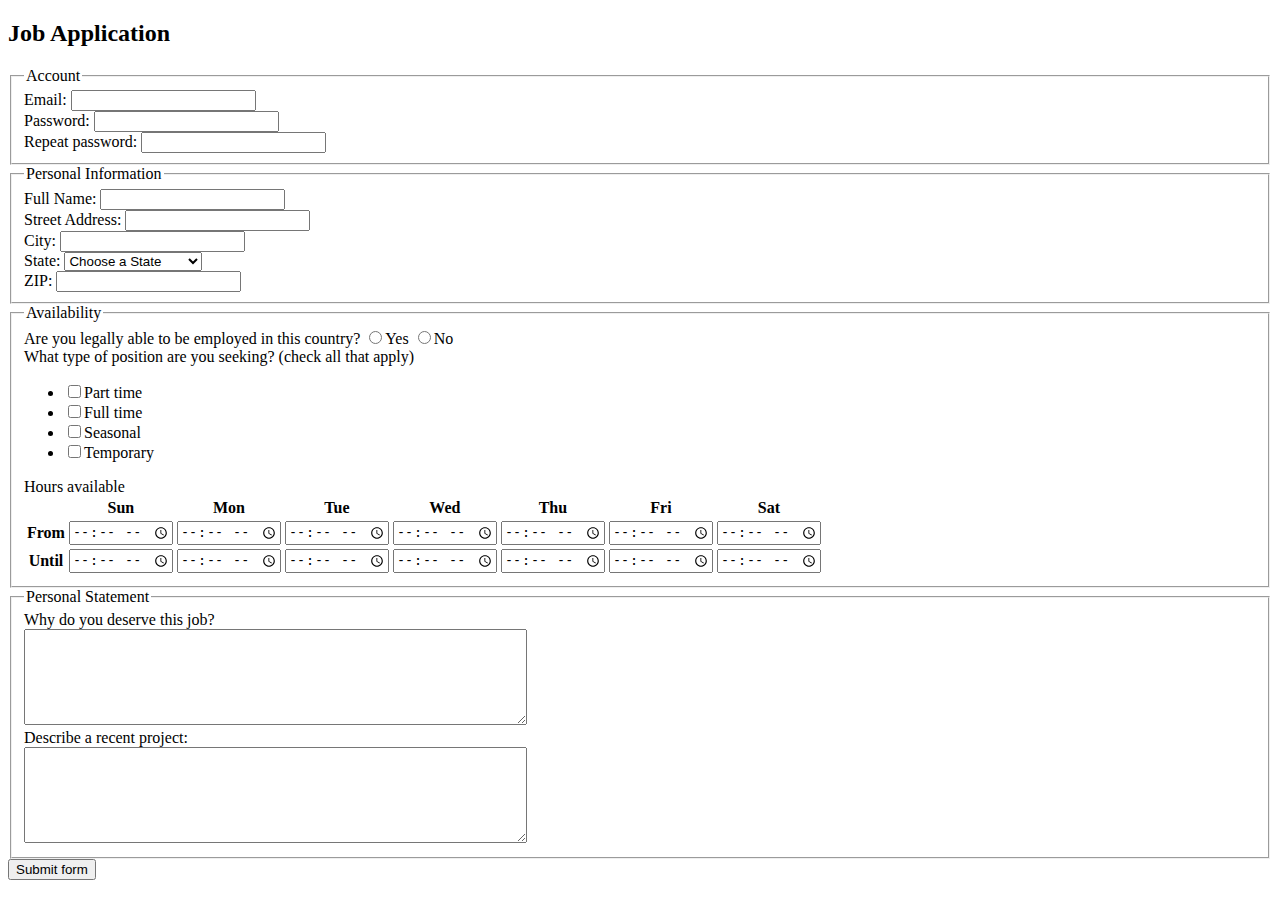
<file: example/job_app_unformatted.html>
<!DOCTYPE html>
<!-- saved from url=(0074)http://winhost6.ischool.uw.edu/gclass/files/activities/build_w3/forms.html -->
<html><head><meta http-equiv="Content-Type" content="text/html; charset=UTF-8">

	<title>Job Application</title>
</head>
<body data-new-gr-c-s-check-loaded="14.1058.0" data-gr-ext-installed="">

<h2>Job Application</h2>

<form action="http://gclass.alexburner.com/formtest.php" method="post">

	<fieldset>
		<legend>Account</legend>
		<div class="field">
			<label>Email:</label>
			<input type="text" name="email">
		</div>
		<div class="field">
			<label>Password:</label>
			<input type="password" name="password">
		</div>
		<div class="field">
			<label>Repeat password:</label>
			<input type="password" name="password_r">
		</div>
	</fieldset>

	<fieldset>
		<legend>Personal Information</legend>
		<div class="field">
			<label>Full Name:</label>
			<input type="text" name="name">
		</div>
		<div class="field">
			<label>Street Address:</label>
			<input type="text" name="street">
		</div>
		<div class="field">
			<label>City:</label>
			<input type="text" name="city">
		</div>
		<div class="field">
			<label>State:</label>
			<select name="state">
				<option value="" selected="true">Choose a State</option>
				<option value="AL">Alabama</option>
				<option value="AK">Alaska</option>
				<option value="AZ">Arizona</option>
				<option value="AR">Arkansas</option>
				<option value="CA">California</option>
				<option value="CO">Colorado</option>
				<option value="CT">Connecticut</option>
				<option value="DE">Delaware</option>
				<option value="DC">District of Columbia</option>
				<option value="FL">Florida</option>
				<option value="GA">Georgia</option>
				<option value="HI">Hawaii</option>
				<option value="ID">Idaho</option>
				<option value="IL">Illinois</option>
				<option value="IN">Indiana</option>
				<option value="IA">Iowa</option>
				<option value="KS">Kansas</option>
				<option value="KY">Kentucky</option>
				<option value="LA">Louisiana</option>
				<option value="ME">Maine</option>
				<option value="MD">Maryland</option>
				<option value="MA">Massachusetts</option>
				<option value="MI">Michigan</option>
				<option value="MN">Minnesota</option>
				<option value="MS">Mississippi</option>
				<option value="MO">Missouri</option>
				<option value="MT">Montana</option>
				<option value="NE">Nebraska</option>
				<option value="NV">Nevada</option>
				<option value="NH">New Hampshire</option>
				<option value="NJ">New Jersey</option>
				<option value="NM">New Mexico</option>
				<option value="NY">New York</option>
				<option value="NC">North Carolina</option>
				<option value="ND">North Dakota</option>
				<option value="OH">Ohio</option>
				<option value="OK">Oklahoma</option>
				<option value="OR">Oregon</option>
				<option value="PA">Pennsylvania</option>
				<option value="RI">Rhode Island</option>
				<option value="SC">South Carolina</option>
				<option value="SD">South Dakota</option>
				<option value="TN">Tennessee</option>
				<option value="TX">Texas</option>
				<option value="UT">Utah</option>
				<option value="VT">Vermont</option>
				<option value="VA">Virginia</option>
				<option value="WA">Washington</option>
				<option value="WV">West Virginia</option>
				<option value="WI">Wisconsin</option>
				<option value="WY">Wyoming</option>
			</select>
		</div>
		<div class="field">
			<label>ZIP:</label>
			<input type="text" name="zip">
		</div>
	</fieldset>

	<fieldset>
		<legend>Availability</legend>
		<div class="field">
			<label>Are you legally able to be employed in this country?</label>
			<input type="radio" name="legal" value="yes">Yes
			<input type="radio" name="legal" value="no">No
		</div>
		<div class="field">
			<label>What type of position are you seeking? (check all that apply)</label>
			<ul>
				<li><input type="checkbox" name="position_pt" value="parttime">Part time</li>
				<li><input type="checkbox" name="position_ft" value="fulltime">Full time</li>
				<li><input type="checkbox" name="position_sl" value="seasonal">Seasonal</li>
				<li><input type="checkbox" name="position_tp" value="temporary">Temporary</li>
			</ul>
		</div>
		<div class="field">
			<label>Hours available</label>
			<table>
				<tbody><tr>
					<td></td>
					<th>Sun</th>
					<th>Mon</th>
					<th>Tue</th>
					<th>Wed</th>
					<th>Thu</th>
					<th>Fri</th>
					<th>Sat</th>
				</tr>
				<tr>
					<th>From</th>
					<td><input type="time" size="5" name="su_from"></td>
					<td><input type="time" size="5" name="mo_from"></td>
					<td><input type="time" size="5" name="tu_from"></td>
					<td><input type="time" size="5" name="we_from"></td>
					<td><input type="time" size="5" name="th_from"></td>
					<td><input type="time" size="5" name="fr_from"></td>
					<td><input type="time" size="5" name="sa_from"></td>
				</tr>
				<tr>
					<th>Until</th>
					<td><input type="time" size="5" name="su_until"></td>
					<td><input type="time" size="5" name="mo_until"></td>
					<td><input type="time" size="5" name="tu_until"></td>
					<td><input type="time" size="5" name="we_until"></td>
					<td><input type="time" size="5" name="th_until"></td>
					<td><input type="time" size="5" name="fr_until"></td>
					<td><input type="time" size="5" name="sa_until"></td>
				</tr>
			</tbody></table>
		</div>
	</fieldset>

	<fieldset>
		<legend>Personal Statement</legend>
		<div class="field">
			<label>Why do you deserve this job?</label><br>
			<textarea name="deserve" rows="6" cols="60"></textarea>
		</div>
		<div class="field">
			<label>Describe a recent project:</label><br>
			<textarea name="project" rows="6" cols="60"></textarea>
		</div>
	</fieldset>

	<input type="submit" value="Submit form">

</form>

</body><grammarly-desktop-integration data-grammarly-shadow-root="true"></grammarly-desktop-integration></html>
</file>
<file: test.css>
body{
  background-image: url("dark_wood.png");
}

a {
  color: white;
  font-weight: bold;
  font-size: 24px;
}

div {

}

p {
  font-family: "Arial";
  color: white;
  font-weight: bold;
}

h3 {
  font-size: 40px;
  font-family: "Passion One";
  color: #FFBC00;
  margin-bottom: 0p
}

ul {
  list-style-type: none;
  padding-left: 0px;
}

li {
}

#Header {
  width: 500px;
  margin-left: auto;
  margin-right: auto;
  margin-bottom: 10px;
  border:solid 8px black;

  text-align:center;
  background-color: #8E41D5;
}

#Header h1 {
  font-size: 60px;
  font-family: "Passion One";
  color: #FFBC00;
  font-weight: bold;
  background-color: #8E41D5;
}


#LeftNav {
  width: 400px;
  margin-left: auto;
  margin-right: auto;
  margin-bottom: 10px;
  border:solid 8px black;
  float: left;
  text-align: center;
  padding-bottom: 8px;
  background-color: #8E41D5;
}

#LeftNav img {

}

#LeftNav ul {


}

#LeftNav h3 {

}

#Content {
  width: 700px;
  margin-left: auto;
  margin-right: auto;
  margin-bottom: 10px;
  border:solid 8px black;
  text-align: center;
  padding: 15px;
  background-color: #8E41D5;
}

#Footer {
  border:solid 8px black;
  text-align: center;
  background-color: #8E41D5
}
</file>
<file: anExternal.css>
p {
  font-family: "Arial";
  color: blue;
  font-weight: bold;
}

h3 {
  font-size: 40px;
  margin-bottom: 0p
}

#LeftNav {
  width: 200px;
  height:200px;
  margin-left: auto;
  margin-right: auto;
  margin-bottom: 10px;
  float: left;
  border:solid 8px black;
  padding-bottom: 8px;
  border-radius:50px;
}

#Content {
  width: 400px;
  margin-left: auto;
  margin-right: auto;
  margin-bottom: 10px;
  text-align: center;
  padding: 15px;
}
</file>
<file: assets/css/main.css>
@import url(fontawesome-all.min.css);
@import url("https://fonts.googleapis.com/css?family=Merriweather:300,700,300italic,700italic|Source+Sans+Pro:900");

/*
	Massively by HTML5 UP
	html5up.net | @ajlkn
	Free for personal and commercial use under the CCA 3.0 license (html5up.net/license)
*/

html, body, div, span, applet, object,
iframe, h1, h2, h3, h4, h5, h6, p, blockquote,
pre, a, abbr, acronym, address, big, cite,
code, del, dfn, em, img, ins, kbd, q, s, samp,
small, strike, strong, sub, sup, tt, var, b,
u, i, center, dl, dt, dd, ol, ul, li, fieldset,
form, label, legend, table, caption, tbody,
tfoot, thead, tr, th, td, article, aside,
canvas, details, embed, figure, figcaption,
footer, header, hgroup, menu, nav, output, ruby,
section, summary, time, mark, audio, video {
	margin: 0;
	padding: 0;
	border: 0;
	font-size: 100%;
	font: inherit;
	vertical-align: baseline;}

article, aside, details, figcaption, figure,
footer, header, hgroup, menu, nav, section {
	display: block;}

body {
	line-height: 1;
}

ol, ul {
	list-style: none;
}

blockquote, q {
	quotes: none;
}

	blockquote:before, blockquote:after, q:before, q:after {
		content: '';
		content: none;
	}

table {
	border-collapse: collapse;
	border-spacing: 0;
}

body {
	-webkit-text-size-adjust: none;
}

mark {
	background-color: transparent;
	color: inherit;
}

input::-moz-focus-inner {
	border: 0;
	padding: 0;
}

input, select, textarea {
	-moz-appearance: none;
	-webkit-appearance: none;
	-ms-appearance: none;
	appearance: none;
}

/* Basic */

	@-ms-viewport {
		width: device-width;
	}

	body {
		-ms-overflow-style: scrollbar;
	}

	@media screen and (max-width: 480px) {

		html, body {
			min-width: 320px;
		}

	}

	html {
		box-sizing: border-box;
	}

	*, *:before, *:after {
		box-sizing: inherit;
	}

	body {
		background-color: #1e252d;
	}

		body.is-preload *, body.is-preload *:before, body.is-preload *:after {
			-moz-animation: none !important;
			-webkit-animation: none !important;
			-ms-animation: none !important;
			animation: none !important;
			-moz-transition: none !important;
			-webkit-transition: none !important;
			-ms-transition: none !important;
			transition: none !important;
		}

/* Type */

	html {
		font-size: 16pt;
	}

		@media screen and (max-width: 1680px) {

			html {
				font-size: 12pt;
			}

		}

		@media screen and (max-width: 1280px) {

			html {
				font-size: 11pt;
			}

		}

		@media screen and (max-width: 360px) {

			html {
				font-size: 10pt;
			}

		}

	body {
		color: #212931;
	}

	body, input, select, textarea {
		font-family: "Merriweather", Georgia, serif;
		font-weight: 300;
		font-size: 1rem;
		line-height: 2.375;
	}

	a {
		-moz-transition: color 0.2s ease-in-out, background-color 0.2s ease-in-out, border-color 0.2s ease-in-out, box-shadow 0.2s ease-in-out;
		-webkit-transition: color 0.2s ease-in-out, background-color 0.2s ease-in-out, border-color 0.2s ease-in-out, box-shadow 0.2s ease-in-out;
		-ms-transition: color 0.2s ease-in-out, background-color 0.2s ease-in-out, border-color 0.2s ease-in-out, box-shadow 0.2s ease-in-out;
		transition: color 0.2s ease-in-out, background-color 0.2s ease-in-out, border-color 0.2s ease-in-out, box-shadow 0.2s ease-in-out;
		border-bottom: dotted 1px;
		text-decoration: none;
	}

		a:hover {
			border-bottom-color: transparent;
		}

	strong, b {
		font-weight: 600;
	}

	em, i {
		font-style: italic;
	}

	p {
      /* TWEAK: 10 */
		text-align: center;
		margin: 0 0 2rem 0;
	}

	h1, h2, h3, h4, h5, h6 {
		font-family: "Source Sans Pro", Helvetica, sans-serif;
		font-weight: 900;
		line-height: 1.5;
		letter-spacing: 0.075em;
		text-transform: uppercase;
		margin: 0 0 1rem 0;
	}

		h1 a, h2 a, h3 a, h4 a, h5 a, h6 a {
			border-bottom: 0;
			color: inherit;
			text-decoration: none;
		}

	h1 {
		font-size: 4rem;
		line-height: 1.1;
		margin: 0 0 2rem 0;
	}

	h2 {
		font-size: 1.75rem;
		line-height: 1.3;
		margin: 0 0 1.5rem 0;
	}

	h3 {
		font-size: 1.25rem;
		margin: 0 0 1.5rem 0;
	}

	h4 {
		font-size: 1rem;
	}

	h5 {
		font-size: 0.9rem;
	}

	h6 {
		font-size: 0.8rem;
	}

	sub {
		font-size: 0.8rem;
		position: relative;
		top: 0.5rem;
	}

	sup {
		font-size: 0.8rem;
		position: relative;
		top: -0.5rem;
	}

	blockquote {
		border-left: solid 4px;
		font-style: italic;
		margin: 0 0 2rem 0;
		padding: 0.5rem 0 0.5rem 2rem;
	}

	code {
		border: solid 2px;
		font-family: "Courier New", monospace;
		font-size: 0.9rem;
		margin: 0 0.25rem;
		padding: 0.25rem 0.65rem;
	}

	pre {
		-webkit-overflow-scrolling: touch;
		font-family: "Courier New", monospace;
		font-size: 0.9rem;
		margin: 0 0 2rem 0;
	}

		pre code {
			display: block;
			line-height: 1.75;
			padding: 1rem 1.5rem;
			overflow-x: auto;
		}

	hr {
		border: 0;
		border-bottom: solid 2px;
		margin: 3rem 0;
	}

		hr.major {
			margin: 5rem 0;
		}

	.align-left {
		text-align: left;
	}

	.align-center {
		text-align: center;
	}

	.align-right {
		text-align: right;
	}

	input, select, textarea {
		color: #212931;
	}

	a {
		color: #212931;
		border-bottom-color: rgba(33, 41, 49, 0.5);
	}

		a:hover {
			border-bottom-color: transparent;
      /* TWEAK: 7 */
			color: #8ACB88 !important;
		}

	strong, b {
		color: #212931;
	}

	h1, h2, h3, h4, h5, h6 {
		color: #212931;
	}

	blockquote {
		border-left-color: #eeeeee;
	}

	code {
		background: rgba(220, 220, 220, 0.25);
		border-color: #eeeeee;
	}

	hr {
		border-bottom-color: #eeeeee;
	}

/* Row */

	.row {
		display: flex;
		flex-wrap: wrap;
		box-sizing: border-box;
		align-items: stretch;
	}

		.row > * {
			box-sizing: border-box;
		}

		.row.gtr-uniform > * > :last-child {
			margin-bottom: 0;
		}

		.row.aln-left {
			justify-content: flex-start;
		}

		.row.aln-center {
			justify-content: center;
		}

		.row.aln-right {
			justify-content: flex-end;
		}

		.row.aln-top {
			align-items: flex-start;
		}

		.row.aln-middle {
			align-items: center;
		}

		.row.aln-bottom {
			align-items: flex-end;
		}

		.row > .imp {
			order: -1;
		}

		.row > .col-1 {
			width: 8.33333%;
		}

		.row > .off-1 {
			margin-left: 8.33333%;
		}

		.row > .col-2 {
			width: 16.66667%;
		}

		.row > .off-2 {
			margin-left: 16.66667%;
		}

		.row > .col-3 {
			width: 25%;
		}

		.row > .off-3 {
			margin-left: 25%;
		}

		.row > .col-4 {
			width: 33.33333%;
		}

		.row > .off-4 {
			margin-left: 33.33333%;
		}

		.row > .col-5 {
			width: 41.66667%;
		}

		.row > .off-5 {
			margin-left: 41.66667%;
		}

		.row > .col-6 {
			width: 50%;
		}

		.row > .off-6 {
			margin-left: 50%;
		}

		.row > .col-7 {
			width: 58.33333%;
		}

		.row > .off-7 {
			margin-left: 58.33333%;
		}

		.row > .col-8 {
			width: 66.66667%;
		}

		.row > .off-8 {
			margin-left: 66.66667%;
		}

		.row > .col-9 {
			width: 75%;
		}

		.row > .off-9 {
			margin-left: 75%;
		}

		.row > .col-10 {
			width: 83.33333%;
		}

		.row > .off-10 {
			margin-left: 83.33333%;
		}

		.row > .col-11 {
			width: 91.66667%;
		}

		.row > .off-11 {
			margin-left: 91.66667%;
		}

		.row > .col-12 {
			width: 100%;
		}

		.row > .off-12 {
			margin-left: 100%;
		}

		.row.gtr-0 {
			margin-top: 0;
			margin-left: 0rem;
		}

			.row.gtr-0 > * {
				padding: 0 0 0 0rem;
			}

			.row.gtr-0.gtr-uniform {
				margin-top: 0rem;
			}

				.row.gtr-0.gtr-uniform > * {
					padding-top: 0rem;
				}

		.row.gtr-25 {
			margin-top: 0;
			margin-left: -0.375rem;
		}

			.row.gtr-25 > * {
				padding: 0 0 0 0.375rem;
			}

			.row.gtr-25.gtr-uniform {
				margin-top: -0.375rem;
			}

				.row.gtr-25.gtr-uniform > * {
					padding-top: 0.375rem;
				}

		.row.gtr-50 {
			margin-top: 0;
			margin-left: -0.75rem;
		}

			.row.gtr-50 > * {
				padding: 0 0 0 0.75rem;
			}

			.row.gtr-50.gtr-uniform {
				margin-top: -0.75rem;
			}

				.row.gtr-50.gtr-uniform > * {
					padding-top: 0.75rem;
				}

		.row {
			margin-top: 0;
			margin-left: -1.5rem;
		}

			.row > * {
				padding: 0 0 0 1.5rem;
			}

			.row.gtr-uniform {
				margin-top: -1.5rem;
			}

				.row.gtr-uniform > * {
					padding-top: 1.5rem;
				}

		.row.gtr-150 {
			margin-top: 0;
			margin-left: -2.25rem;
		}

			.row.gtr-150 > * {
				padding: 0 0 0 2.25rem;
			}

			.row.gtr-150.gtr-uniform {
				margin-top: -2.25rem;
			}

				.row.gtr-150.gtr-uniform > * {
					padding-top: 2.25rem;
				}

		.row.gtr-200 {
			margin-top: 0;
			margin-left: -3rem;
		}

			.row.gtr-200 > * {
				padding: 0 0 0 3rem;
			}

			.row.gtr-200.gtr-uniform {
				margin-top: -3rem;
			}

				.row.gtr-200.gtr-uniform > * {
					padding-top: 3rem;
				}

		@media screen and (max-width: 1680px) {

			.row {
				display: flex;
				flex-wrap: wrap;
				box-sizing: border-box;
				align-items: stretch;
			}

				.row > * {
					box-sizing: border-box;
				}

				.row.gtr-uniform > * > :last-child {
					margin-bottom: 0;
				}

				.row.aln-left {
					justify-content: flex-start;
				}

				.row.aln-center {
					justify-content: center;
				}

				.row.aln-right {
					justify-content: flex-end;
				}

				.row.aln-top {
					align-items: flex-start;
				}

				.row.aln-middle {
					align-items: center;
				}

				.row.aln-bottom {
					align-items: flex-end;
				}

				.row > .imp-xlarge {
					order: -1;
				}

				.row > .col-1-xlarge {
					width: 8.33333%;
				}

				.row > .off-1-xlarge {
					margin-left: 8.33333%;
				}

				.row > .col-2-xlarge {
					width: 16.66667%;
				}

				.row > .off-2-xlarge {
					margin-left: 16.66667%;
				}

				.row > .col-3-xlarge {
					width: 25%;
				}

				.row > .off-3-xlarge {
					margin-left: 25%;
				}

				.row > .col-4-xlarge {
					width: 33.33333%;
				}

				.row > .off-4-xlarge {
					margin-left: 33.33333%;
				}

				.row > .col-5-xlarge {
					width: 41.66667%;
				}

				.row > .off-5-xlarge {
					margin-left: 41.66667%;
				}

				.row > .col-6-xlarge {
					width: 50%;
				}

				.row > .off-6-xlarge {
					margin-left: 50%;
				}

				.row > .col-7-xlarge {
					width: 58.33333%;
				}

				.row > .off-7-xlarge {
					margin-left: 58.33333%;
				}

				.row > .col-8-xlarge {
					width: 66.66667%;
				}

				.row > .off-8-xlarge {
					margin-left: 66.66667%;
				}

				.row > .col-9-xlarge {
					width: 75%;
				}

				.row > .off-9-xlarge {
					margin-left: 75%;
				}

				.row > .col-10-xlarge {
					width: 83.33333%;
				}

				.row > .off-10-xlarge {
					margin-left: 83.33333%;
				}

				.row > .col-11-xlarge {
					width: 91.66667%;
				}

				.row > .off-11-xlarge {
					margin-left: 91.66667%;
				}

				.row > .col-12-xlarge {
					width: 100%;
				}

				.row > .off-12-xlarge {
					margin-left: 100%;
				}

				.row.gtr-0 {
					margin-top: 0;
					margin-left: 0rem;
				}

					.row.gtr-0 > * {
						padding: 0 0 0 0rem;
					}

					.row.gtr-0.gtr-uniform {
						margin-top: 0rem;
					}

						.row.gtr-0.gtr-uniform > * {
							padding-top: 0rem;
						}

				.row.gtr-25 {
					margin-top: 0;
					margin-left: -0.375rem;
				}

					.row.gtr-25 > * {
						padding: 0 0 0 0.375rem;
					}

					.row.gtr-25.gtr-uniform {
						margin-top: -0.375rem;
					}

						.row.gtr-25.gtr-uniform > * {
							padding-top: 0.375rem;
						}

				.row.gtr-50 {
					margin-top: 0;
					margin-left: -0.75rem;
				}

					.row.gtr-50 > * {
						padding: 0 0 0 0.75rem;
					}

					.row.gtr-50.gtr-uniform {
						margin-top: -0.75rem;
					}

						.row.gtr-50.gtr-uniform > * {
							padding-top: 0.75rem;
						}

				.row {
					margin-top: 0;
					margin-left: -1.5rem;
				}

					.row > * {
						padding: 0 0 0 1.5rem;
					}

					.row.gtr-uniform {
						margin-top: -1.5rem;
					}

						.row.gtr-uniform > * {
							padding-top: 1.5rem;
						}

				.row.gtr-150 {
					margin-top: 0;
					margin-left: -2.25rem;
				}

					.row.gtr-150 > * {
						padding: 0 0 0 2.25rem;
					}

					.row.gtr-150.gtr-uniform {
						margin-top: -2.25rem;
					}

						.row.gtr-150.gtr-uniform > * {
							padding-top: 2.25rem;
						}

				.row.gtr-200 {
					margin-top: 0;
					margin-left: -3rem;
				}

					.row.gtr-200 > * {
						padding: 0 0 0 3rem;
					}

					.row.gtr-200.gtr-uniform {
						margin-top: -3rem;
					}

						.row.gtr-200.gtr-uniform > * {
							padding-top: 3rem;
						}

		}

		@media screen and (max-width: 1280px) {

			.row {
				display: flex;
				flex-wrap: wrap;
				box-sizing: border-box;
				align-items: stretch;
			}

				.row > * {
					box-sizing: border-box;
				}

				.row.gtr-uniform > * > :last-child {
					margin-bottom: 0;
				}

				.row.aln-left {
					justify-content: flex-start;
				}

				.row.aln-center {
					justify-content: center;
				}

				.row.aln-right {
					justify-content: flex-end;
				}

				.row.aln-top {
					align-items: flex-start;
				}

				.row.aln-middle {
					align-items: center;
				}

				.row.aln-bottom {
					align-items: flex-end;
				}

				.row > .imp-large {
					order: -1;
				}

				.row > .col-1-large {
					width: 8.33333%;
				}

				.row > .off-1-large {
					margin-left: 8.33333%;
				}

				.row > .col-2-large {
					width: 16.66667%;
				}

				.row > .off-2-large {
					margin-left: 16.66667%;
				}

				.row > .col-3-large {
					width: 25%;
				}

				.row > .off-3-large {
					margin-left: 25%;
				}

				.row > .col-4-large {
					width: 33.33333%;
				}

				.row > .off-4-large {
					margin-left: 33.33333%;
				}

				.row > .col-5-large {
					width: 41.66667%;
				}

				.row > .off-5-large {
					margin-left: 41.66667%;
				}

				.row > .col-6-large {
					width: 50%;
				}

				.row > .off-6-large {
					margin-left: 50%;
				}

				.row > .col-7-large {
					width: 58.33333%;
				}

				.row > .off-7-large {
					margin-left: 58.33333%;
				}

				.row > .col-8-large {
					width: 66.66667%;
				}

				.row > .off-8-large {
					margin-left: 66.66667%;
				}

				.row > .col-9-large {
					width: 75%;
				}

				.row > .off-9-large {
					margin-left: 75%;
				}

				.row > .col-10-large {
					width: 83.33333%;
				}

				.row > .off-10-large {
					margin-left: 83.33333%;
				}

				.row > .col-11-large {
					width: 91.66667%;
				}

				.row > .off-11-large {
					margin-left: 91.66667%;
				}

				.row > .col-12-large {
					width: 100%;
				}

				.row > .off-12-large {
					margin-left: 100%;
				}

				.row.gtr-0 {
					margin-top: 0;
					margin-left: 0rem;
				}

					.row.gtr-0 > * {
						padding: 0 0 0 0rem;
					}

					.row.gtr-0.gtr-uniform {
						margin-top: 0rem;
					}

						.row.gtr-0.gtr-uniform > * {
							padding-top: 0rem;
						}

				.row.gtr-25 {
					margin-top: 0;
					margin-left: -0.375rem;
				}

					.row.gtr-25 > * {
						padding: 0 0 0 0.375rem;
					}

					.row.gtr-25.gtr-uniform {
						margin-top: -0.375rem;
					}

						.row.gtr-25.gtr-uniform > * {
							padding-top: 0.375rem;
						}

				.row.gtr-50 {
					margin-top: 0;
					margin-left: -0.75rem;
				}

					.row.gtr-50 > * {
						padding: 0 0 0 0.75rem;
					}

					.row.gtr-50.gtr-uniform {
						margin-top: -0.75rem;
					}

						.row.gtr-50.gtr-uniform > * {
							padding-top: 0.75rem;
						}

				.row {
					margin-top: 0;
					margin-left: -1.5rem;
				}

					.row > * {
						padding: 0 0 0 1.5rem;
					}

					.row.gtr-uniform {
						margin-top: -1.5rem;
					}

						.row.gtr-uniform > * {
							padding-top: 1.5rem;
						}

				.row.gtr-150 {
					margin-top: 0;
					margin-left: -2.25rem;
				}

					.row.gtr-150 > * {
						padding: 0 0 0 2.25rem;
					}

					.row.gtr-150.gtr-uniform {
						margin-top: -2.25rem;
					}

						.row.gtr-150.gtr-uniform > * {
							padding-top: 2.25rem;
						}

				.row.gtr-200 {
					margin-top: 0;
					margin-left: -3rem;
				}

					.row.gtr-200 > * {
						padding: 0 0 0 3rem;
					}

					.row.gtr-200.gtr-uniform {
						margin-top: -3rem;
					}

						.row.gtr-200.gtr-uniform > * {
							padding-top: 3rem;
						}

		}

		@media screen and (max-width: 980px) {

			.row {
				display: flex;
				flex-wrap: wrap;
				box-sizing: border-box;
				align-items: stretch;
			}

				.row > * {
					box-sizing: border-box;
				}

				.row.gtr-uniform > * > :last-child {
					margin-bottom: 0;
				}

				.row.aln-left {
					justify-content: flex-start;
				}

				.row.aln-center {
					justify-content: center;
				}

				.row.aln-right {
					justify-content: flex-end;
				}

				.row.aln-top {
					align-items: flex-start;
				}

				.row.aln-middle {
					align-items: center;
				}

				.row.aln-bottom {
					align-items: flex-end;
				}

				.row > .imp-medium {
					order: -1;
				}

				.row > .col-1-medium {
					width: 8.33333%;
				}

				.row > .off-1-medium {
					margin-left: 8.33333%;
				}

				.row > .col-2-medium {
					width: 16.66667%;
				}

				.row > .off-2-medium {
					margin-left: 16.66667%;
				}

				.row > .col-3-medium {
					width: 25%;
				}

				.row > .off-3-medium {
					margin-left: 25%;
				}

				.row > .col-4-medium {
					width: 33.33333%;
				}

				.row > .off-4-medium {
					margin-left: 33.33333%;
				}

				.row > .col-5-medium {
					width: 41.66667%;
				}

				.row > .off-5-medium {
					margin-left: 41.66667%;
				}

				.row > .col-6-medium {
					width: 50%;
				}

				.row > .off-6-medium {
					margin-left: 50%;
				}

				.row > .col-7-medium {
					width: 58.33333%;
				}

				.row > .off-7-medium {
					margin-left: 58.33333%;
				}

				.row > .col-8-medium {
					width: 66.66667%;
				}

				.row > .off-8-medium {
					margin-left: 66.66667%;
				}

				.row > .col-9-medium {
					width: 75%;
				}

				.row > .off-9-medium {
					margin-left: 75%;
				}

				.row > .col-10-medium {
					width: 83.33333%;
				}

				.row > .off-10-medium {
					margin-left: 83.33333%;
				}

				.row > .col-11-medium {
					width: 91.66667%;
				}

				.row > .off-11-medium {
					margin-left: 91.66667%;
				}

				.row > .col-12-medium {
					width: 100%;
				}

				.row > .off-12-medium {
					margin-left: 100%;
				}

				.row.gtr-0 {
					margin-top: 0;
					margin-left: 0rem;
				}

					.row.gtr-0 > * {
						padding: 0 0 0 0rem;
					}

					.row.gtr-0.gtr-uniform {
						margin-top: 0rem;
					}

						.row.gtr-0.gtr-uniform > * {
							padding-top: 0rem;
						}

				.row.gtr-25 {
					margin-top: 0;
					margin-left: -0.375rem;
				}

					.row.gtr-25 > * {
						padding: 0 0 0 0.375rem;
					}

					.row.gtr-25.gtr-uniform {
						margin-top: -0.375rem;
					}

						.row.gtr-25.gtr-uniform > * {
							padding-top: 0.375rem;
						}

				.row.gtr-50 {
					margin-top: 0;
					margin-left: -0.75rem;
				}

					.row.gtr-50 > * {
						padding: 0 0 0 0.75rem;
					}

					.row.gtr-50.gtr-uniform {
						margin-top: -0.75rem;
					}

						.row.gtr-50.gtr-uniform > * {
							padding-top: 0.75rem;
						}

				.row {
					margin-top: 0;
					margin-left: -1.5rem;
				}

					.row > * {
						padding: 0 0 0 1.5rem;
					}

					.row.gtr-uniform {
						margin-top: -1.5rem;
					}

						.row.gtr-uniform > * {
							padding-top: 1.5rem;
						}

				.row.gtr-150 {
					margin-top: 0;
					margin-left: -2.25rem;
				}

					.row.gtr-150 > * {
						padding: 0 0 0 2.25rem;
					}

					.row.gtr-150.gtr-uniform {
						margin-top: -2.25rem;
					}

						.row.gtr-150.gtr-uniform > * {
							padding-top: 2.25rem;
						}

				.row.gtr-200 {
					margin-top: 0;
					margin-left: -3rem;
				}

					.row.gtr-200 > * {
						padding: 0 0 0 3rem;
					}

					.row.gtr-200.gtr-uniform {
						margin-top: -3rem;
					}

						.row.gtr-200.gtr-uniform > * {
							padding-top: 3rem;
						}

		}

		@media screen and (max-width: 736px) {

			.row {
				display: flex;
				flex-wrap: wrap;
				box-sizing: border-box;
				align-items: stretch;
			}

				.row > * {
					box-sizing: border-box;
				}

				.row.gtr-uniform > * > :last-child {
					margin-bottom: 0;
				}

				.row.aln-left {
					justify-content: flex-start;
				}

				.row.aln-center {
					justify-content: center;
				}

				.row.aln-right {
					justify-content: flex-end;
				}

				.row.aln-top {
					align-items: flex-start;
				}

				.row.aln-middle {
					align-items: center;
				}

				.row.aln-bottom {
					align-items: flex-end;
				}

				.row > .imp-small {
					order: -1;
				}

				.row > .col-1-small {
					width: 8.33333%;
				}

				.row > .off-1-small {
					margin-left: 8.33333%;
				}

				.row > .col-2-small {
					width: 16.66667%;
				}

				.row > .off-2-small {
					margin-left: 16.66667%;
				}

				.row > .col-3-small {
					width: 25%;
				}

				.row > .off-3-small {
					margin-left: 25%;
				}

				.row > .col-4-small {
					width: 33.33333%;
				}

				.row > .off-4-small {
					margin-left: 33.33333%;
				}

				.row > .col-5-small {
					width: 41.66667%;
				}

				.row > .off-5-small {
					margin-left: 41.66667%;
				}

				.row > .col-6-small {
					width: 50%;
				}

				.row > .off-6-small {
					margin-left: 50%;
				}

				.row > .col-7-small {
					width: 58.33333%;
				}

				.row > .off-7-small {
					margin-left: 58.33333%;
				}

				.row > .col-8-small {
					width: 66.66667%;
				}

				.row > .off-8-small {
					margin-left: 66.66667%;
				}

				.row > .col-9-small {
					width: 75%;
				}

				.row > .off-9-small {
					margin-left: 75%;
				}

				.row > .col-10-small {
					width: 83.33333%;
				}

				.row > .off-10-small {
					margin-left: 83.33333%;
				}

				.row > .col-11-small {
					width: 91.66667%;
				}

				.row > .off-11-small {
					margin-left: 91.66667%;
				}

				.row > .col-12-small {
					width: 100%;
				}

				.row > .off-12-small {
					margin-left: 100%;
				}

				.row.gtr-0 {
					margin-top: 0;
					margin-left: 0rem;
				}

					.row.gtr-0 > * {
						padding: 0 0 0 0rem;
					}

					.row.gtr-0.gtr-uniform {
						margin-top: 0rem;
					}

						.row.gtr-0.gtr-uniform > * {
							padding-top: 0rem;
						}

				.row.gtr-25 {
					margin-top: 0;
					margin-left: -0.375rem;
				}

					.row.gtr-25 > * {
						padding: 0 0 0 0.375rem;
					}

					.row.gtr-25.gtr-uniform {
						margin-top: -0.375rem;
					}

						.row.gtr-25.gtr-uniform > * {
							padding-top: 0.375rem;
						}

				.row.gtr-50 {
					margin-top: 0;
					margin-left: -0.75rem;
				}

					.row.gtr-50 > * {
						padding: 0 0 0 0.75rem;
					}

					.row.gtr-50.gtr-uniform {
						margin-top: -0.75rem;
					}

						.row.gtr-50.gtr-uniform > * {
							padding-top: 0.75rem;
						}

				.row {
					margin-top: 0;
					margin-left: -1.5rem;
				}

					.row > * {
						padding: 0 0 0 1.5rem;
					}

					.row.gtr-uniform {
						margin-top: -1.5rem;
					}

						.row.gtr-uniform > * {
							padding-top: 1.5rem;
						}

				.row.gtr-150 {
					margin-top: 0;
					margin-left: -2.25rem;
				}

					.row.gtr-150 > * {
						padding: 0 0 0 2.25rem;
					}

					.row.gtr-150.gtr-uniform {
						margin-top: -2.25rem;
					}

						.row.gtr-150.gtr-uniform > * {
							padding-top: 2.25rem;
						}

				.row.gtr-200 {
					margin-top: 0;
					margin-left: -3rem;
				}

					.row.gtr-200 > * {
						padding: 0 0 0 3rem;
					}

					.row.gtr-200.gtr-uniform {
						margin-top: -3rem;
					}

						.row.gtr-200.gtr-uniform > * {
							padding-top: 3rem;
						}

		}

		@media screen and (max-width: 480px) {

			.row {
				display: flex;
				flex-wrap: wrap;
				box-sizing: border-box;
				align-items: stretch;
			}

				.row > * {
					box-sizing: border-box;
				}

				.row.gtr-uniform > * > :last-child {
					margin-bottom: 0;
				}

				.row.aln-left {
					justify-content: flex-start;
				}

				.row.aln-center {
					justify-content: center;
				}

				.row.aln-right {
					justify-content: flex-end;
				}

				.row.aln-top {
					align-items: flex-start;
				}

				.row.aln-middle {
					align-items: center;
				}

				.row.aln-bottom {
					align-items: flex-end;
				}

				.row > .imp-xsmall {
					order: -1;
				}

				.row > .col-1-xsmall {
					width: 8.33333%;
				}

				.row > .off-1-xsmall {
					margin-left: 8.33333%;
				}

				.row > .col-2-xsmall {
					width: 16.66667%;
				}

				.row > .off-2-xsmall {
					margin-left: 16.66667%;
				}

				.row > .col-3-xsmall {
					width: 25%;
				}

				.row > .off-3-xsmall {
					margin-left: 25%;
				}

				.row > .col-4-xsmall {
					width: 33.33333%;
				}

				.row > .off-4-xsmall {
					margin-left: 33.33333%;
				}

				.row > .col-5-xsmall {
					width: 41.66667%;
				}

				.row > .off-5-xsmall {
					margin-left: 41.66667%;
				}

				.row > .col-6-xsmall {
					width: 50%;
				}

				.row > .off-6-xsmall {
					margin-left: 50%;
				}

				.row > .col-7-xsmall {
					width: 58.33333%;
				}

				.row > .off-7-xsmall {
					margin-left: 58.33333%;
				}

				.row > .col-8-xsmall {
					width: 66.66667%;
				}

				.row > .off-8-xsmall {
					margin-left: 66.66667%;
				}

				.row > .col-9-xsmall {
					width: 75%;
				}

				.row > .off-9-xsmall {
					margin-left: 75%;
				}

				.row > .col-10-xsmall {
					width: 83.33333%;
				}

				.row > .off-10-xsmall {
					margin-left: 83.33333%;
				}

				.row > .col-11-xsmall {
					width: 91.66667%;
				}

				.row > .off-11-xsmall {
					margin-left: 91.66667%;
				}

				.row > .col-12-xsmall {
					width: 100%;
				}

				.row > .off-12-xsmall {
					margin-left: 100%;
				}

				.row.gtr-0 {
					margin-top: 0;
					margin-left: 0rem;
				}

					.row.gtr-0 > * {
						padding: 0 0 0 0rem;
					}

					.row.gtr-0.gtr-uniform {
						margin-top: 0rem;
					}

						.row.gtr-0.gtr-uniform > * {
							padding-top: 0rem;
						}

				.row.gtr-25 {
					margin-top: 0;
					margin-left: -0.375rem;
				}

					.row.gtr-25 > * {
						padding: 0 0 0 0.375rem;
					}

					.row.gtr-25.gtr-uniform {
						margin-top: -0.375rem;
					}

						.row.gtr-25.gtr-uniform > * {
							padding-top: 0.375rem;
						}

				.row.gtr-50 {
					margin-top: 0;
					margin-left: -0.75rem;
				}

					.row.gtr-50 > * {
						padding: 0 0 0 0.75rem;
					}

					.row.gtr-50.gtr-uniform {
						margin-top: -0.75rem;
					}

						.row.gtr-50.gtr-uniform > * {
							padding-top: 0.75rem;
						}

				.row {
					margin-top: 0;
					margin-left: -1.5rem;
				}

					.row > * {
						padding: 0 0 0 1.5rem;
					}

					.row.gtr-uniform {
						margin-top: -1.5rem;
					}

						.row.gtr-uniform > * {
							padding-top: 1.5rem;
						}

				.row.gtr-150 {
					margin-top: 0;
					margin-left: -2.25rem;
				}

					.row.gtr-150 > * {
						padding: 0 0 0 2.25rem;
					}

					.row.gtr-150.gtr-uniform {
						margin-top: -2.25rem;
					}

						.row.gtr-150.gtr-uniform > * {
							padding-top: 2.25rem;
						}

				.row.gtr-200 {
					margin-top: 0;
					margin-left: -3rem;
				}

					.row.gtr-200 > * {
						padding: 0 0 0 3rem;
					}

					.row.gtr-200.gtr-uniform {
						margin-top: -3rem;
					}

						.row.gtr-200.gtr-uniform > * {
							padding-top: 3rem;
						}

		}

		@media screen and (max-width: 360px) {

			.row {
				display: flex;
				flex-wrap: wrap;
				box-sizing: border-box;
				align-items: stretch;
			}

				.row > * {
					box-sizing: border-box;
				}

				.row.gtr-uniform > * > :last-child {
					margin-bottom: 0;
				}

				.row.aln-left {
					justify-content: flex-start;
				}

				.row.aln-center {
					justify-content: center;
				}

				.row.aln-right {
					justify-content: flex-end;
				}

				.row.aln-top {
					align-items: flex-start;
				}

				.row.aln-middle {
					align-items: center;
				}

				.row.aln-bottom {
					align-items: flex-end;
				}

				.row > .imp-xxsmall {
					order: -1;
				}

				.row > .col-1-xxsmall {
					width: 8.33333%;
				}

				.row > .off-1-xxsmall {
					margin-left: 8.33333%;
				}

				.row > .col-2-xxsmall {
					width: 16.66667%;
				}

				.row > .off-2-xxsmall {
					margin-left: 16.66667%;
				}

				.row > .col-3-xxsmall {
					width: 25%;
				}

				.row > .off-3-xxsmall {
					margin-left: 25%;
				}

				.row > .col-4-xxsmall {
					width: 33.33333%;
				}

				.row > .off-4-xxsmall {
					margin-left: 33.33333%;
				}

				.row > .col-5-xxsmall {
					width: 41.66667%;
				}

				.row > .off-5-xxsmall {
					margin-left: 41.66667%;
				}

				.row > .col-6-xxsmall {
					width: 50%;
				}

				.row > .off-6-xxsmall {
					margin-left: 50%;
				}

				.row > .col-7-xxsmall {
					width: 58.33333%;
				}

				.row > .off-7-xxsmall {
					margin-left: 58.33333%;
				}

				.row > .col-8-xxsmall {
					width: 66.66667%;
				}

				.row > .off-8-xxsmall {
					margin-left: 66.66667%;
				}

				.row > .col-9-xxsmall {
					width: 75%;
				}

				.row > .off-9-xxsmall {
					margin-left: 75%;
				}

				.row > .col-10-xxsmall {
					width: 83.33333%;
				}

				.row > .off-10-xxsmall {
					margin-left: 83.33333%;
				}

				.row > .col-11-xxsmall {
					width: 91.66667%;
				}

				.row > .off-11-xxsmall {
					margin-left: 91.66667%;
				}

				.row > .col-12-xxsmall {
					width: 100%;
				}

				.row > .off-12-xxsmall {
					margin-left: 100%;
				}

				.row.gtr-0 {
					margin-top: 0;
					margin-left: 0rem;
				}

					.row.gtr-0 > * {
						padding: 0 0 0 0rem;
					}

					.row.gtr-0.gtr-uniform {
						margin-top: 0rem;
					}

						.row.gtr-0.gtr-uniform > * {
							padding-top: 0rem;
						}

				.row.gtr-25 {
					margin-top: 0;
					margin-left: -0.375rem;
				}

					.row.gtr-25 > * {
						padding: 0 0 0 0.375rem;
					}

					.row.gtr-25.gtr-uniform {
						margin-top: -0.375rem;
					}

						.row.gtr-25.gtr-uniform > * {
							padding-top: 0.375rem;
						}

				.row.gtr-50 {
					margin-top: 0;
					margin-left: -0.75rem;
				}

					.row.gtr-50 > * {
						padding: 0 0 0 0.75rem;
					}

					.row.gtr-50.gtr-uniform {
						margin-top: -0.75rem;
					}

						.row.gtr-50.gtr-uniform > * {
							padding-top: 0.75rem;
						}

				.row {
					margin-top: 0;
					margin-left: -1.5rem;
				}

					.row > * {
						padding: 0 0 0 1.5rem;
					}

					.row.gtr-uniform {
						margin-top: -1.5rem;
					}

						.row.gtr-uniform > * {
							padding-top: 1.5rem;
						}

				.row.gtr-150 {
					margin-top: 0;
					margin-left: -2.25rem;
				}

					.row.gtr-150 > * {
						padding: 0 0 0 2.25rem;
					}

					.row.gtr-150.gtr-uniform {
						margin-top: -2.25rem;
					}

						.row.gtr-150.gtr-uniform > * {
							padding-top: 2.25rem;
						}

				.row.gtr-200 {
					margin-top: 0;
					margin-left: -3rem;
				}

					.row.gtr-200 > * {
						padding: 0 0 0 3rem;
					}

					.row.gtr-200.gtr-uniform {
						margin-top: -3rem;
					}

						.row.gtr-200.gtr-uniform > * {
							padding-top: 3rem;
						}

		}

/* Box */

	.box {
		border: solid 2px;
		margin-bottom: 2rem;
		padding: 1.5rem;
	}

		.box > :last-child,
		.box > :last-child > :last-child,
		.box > :last-child > :last-child > :last-child {
			margin-bottom: 0;
		}

		.box.alt {
			border: 0;
			border-radius: 0;
			padding: 0;
		}

	.box {
		border-color: #eeeeee;
	}

/* Button */

	input[type="submit"],
	input[type="reset"],
	input[type="button"],
	button,
	.button {
		-moz-appearance: none;
		-webkit-appearance: none;
		-ms-appearance: none;
		appearance: none;
		-moz-transition: background-color 0.2s ease-in-out, box-shadow 0.2s ease-in-out, color 0.2s ease-in-out;
		-webkit-transition: background-color 0.2s ease-in-out, box-shadow 0.2s ease-in-out, color 0.2s ease-in-out;
		-ms-transition: background-color 0.2s ease-in-out, box-shadow 0.2s ease-in-out, color 0.2s ease-in-out;
		transition: background-color 0.2s ease-in-out, box-shadow 0.2s ease-in-out, color 0.2s ease-in-out;
		border: 0;
		border-radius: 0;
		cursor: pointer;
		display: inline-block;
		font-family: "Source Sans Pro", Helvetica, sans-serif;
		font-size: 0.8rem;
		font-weight: 900;
		letter-spacing: 0.075em;
		height: 3rem;
		line-height: 3rem;
		padding: 0 2rem;
		text-align: center;
		text-decoration: none;
		text-transform: uppercase;
		white-space: nowrap;
	}

		input[type="submit"].icon:before,
		input[type="reset"].icon:before,
		input[type="button"].icon:before,
		button.icon:before,
		.button.icon:before {
			margin-right: 0.5rem;
		}

		input[type="submit"].icon.solo,
		input[type="reset"].icon.solo,
		input[type="button"].icon.solo,
		button.icon.solo,
		.button.icon.solo {
			position: relative;
			width: 4rem;
			height: 4rem;
			line-height: 4rem;
			border-radius: 4rem;
			text-indent: 4rem;
			overflow: hidden;
			padding: 0;
			white-space: nowrap;
		}

			input[type="submit"].icon.solo:before,
			input[type="reset"].icon.solo:before,
			input[type="button"].icon.solo:before,
			button.icon.solo:before,
			.button.icon.solo:before {
				position: absolute;
				display: block;
				top: 0;
				left: 0;
				width: inherit;
				height: inherit;
				line-height: inherit;
				font-size: 1.25rem;
				margin-right: 0;
				text-align: center;
				text-indent: 0;
			}

		input[type="submit"].fit,
		input[type="reset"].fit,
		input[type="button"].fit,
		button.fit,
		.button.fit {
			width: 100%;
		}

		input[type="submit"].small,
		input[type="reset"].small,
		input[type="button"].small,
		button.small,
		.button.small {
			font-size: 0.7rem;
			height: 2.5rem;
			line-height: 2.5rem;
			padding: 0 1.5rem;
		}

		input[type="submit"].large,
		input[type="reset"].large,
		input[type="button"].large,
		button.large,
		.button.large {
			font-size: 0.9rem;
			height: 3.5rem;
			line-height: 3.5rem;
			padding: 0 2.75rem;
		}

		@media screen and (max-width: 980px) {

			input[type="submit"],
			input[type="reset"],
			input[type="button"],
			button,
			.button {
				font-size: 0.9rem;
				height: 3.25rem;
				line-height: 3.25rem;
			}

				input[type="submit"].large,
				input[type="reset"].large,
				input[type="button"].large,
				button.large,
				.button.large {
					font-size: 1rem;
					height: 3.75rem;
					line-height: 3.75rem;
				}

		}

		input[type="submit"].disabled, input[type="submit"]:disabled,
		input[type="reset"].disabled,
		input[type="reset"]:disabled,
		input[type="button"].disabled,
		input[type="button"]:disabled,
		button.disabled,
		button:disabled,
		.button.disabled,
		.button:disabled {
			pointer-events: none;
			opacity: 0.25;
		}

	input[type="submit"],
	input[type="reset"],
	input[type="button"],
	button,
	.button {
		background-color: transparent;
		box-shadow: inset 0 0 0 2px #212931;
		color: #212931 !important;
	}

		input[type="submit"]:hover,
		input[type="reset"]:hover,
		input[type="button"]:hover,
		button:hover,
		.button:hover {
			box-shadow: inset 0 0 0 2px #8ACB88;
			color: #8ACB88 !important;
		}

		input[type="submit"].primary,
		input[type="reset"].primary,
		input[type="button"].primary,
		button.primary,
		.button.primary {
			background-color: #212931;
			box-shadow: none;
			color: #ffffff !important;
		}

			input[type="submit"].primary:hover,
			input[type="reset"].primary:hover,
			input[type="button"].primary:hover,
			button.primary:hover,
			.button.primary:hover {
				background-color: #18bfef;
			}

/* Form */

	form {
		margin: 0 0 2rem 0;
	}

		form > :last-child {
			margin-bottom: 0;
		}

		form > .fields {
			display: -moz-flex;
			display: -webkit-flex;
			display: -ms-flex;
			display: flex;
			-moz-flex-wrap: wrap;
			-webkit-flex-wrap: wrap;
			-ms-flex-wrap: wrap;
			flex-wrap: wrap;
			width: calc(100% + 3rem);
			margin: -1.5rem 0 2rem -1.5rem;
		}

			form > .fields > .field {
				-moz-flex-grow: 0;
				-webkit-flex-grow: 0;
				-ms-flex-grow: 0;
				flex-grow: 0;
				-moz-flex-shrink: 0;
				-webkit-flex-shrink: 0;
				-ms-flex-shrink: 0;
				flex-shrink: 0;
				padding: 1.5rem 0 0 1.5rem;
				width: calc(100% - 1.5rem);
			}

				form > .fields > .field.half {
					width: calc(50% - 0.75rem);
				}

				form > .fields > .field.third {
					width: calc(100%/3 - 0.5rem);
				}

				form > .fields > .field.quarter {
					width: calc(25% - 0.375rem);
				}

		@media screen and (max-width: 480px) {

			form > .fields {
				width: calc(100% + 3rem);
				margin: -1.5rem 0 2rem -1.5rem;
			}

				form > .fields > .field {
					padding: 1.5rem 0 0 1.5rem;
					width: calc(100% - 1.5rem);
				}

					form > .fields > .field.half {
						width: calc(100% - 1.5rem);
					}

					form > .fields > .field.third {
						width: calc(100% - 1.5rem);
					}

					form > .fields > .field.quarter {
						width: calc(100% - 1.5rem);
					}

		}

	label {
		display: block;
		font-family: "Source Sans Pro", Helvetica, sans-serif;
		font-weight: 900;
		line-height: 1.5;
		letter-spacing: 0.075em;
		font-size: 0.8rem;
		text-transform: uppercase;
		margin: 0 0 0.75rem 0;
	}

		@media screen and (max-width: 980px) {

			label {
				font-size: 0.9rem;
			}

		}

	input[type="text"],
	input[type="password"],
	input[type="email"],
	select,
	textarea {
		-moz-appearance: none;
		-webkit-appearance: none;
		-ms-appearance: none;
		appearance: none;
		background: transparent;
		border-radius: 0;
		border: solid 2px;
		color: inherit;
		display: block;
		outline: 0;
		padding: 0 1rem;
		text-decoration: none;
		width: 100%;
	}

		input[type="text"]:invalid,
		input[type="password"]:invalid,
		input[type="email"]:invalid,
		select:invalid,
		textarea:invalid {
			box-shadow: none;
		}

	select {
		background-size: 1.25rem;
		background-repeat: no-repeat;
		background-position: calc(100% - 1rem) center;
		height: 3rem;
		padding-right: 3rem;
		text-overflow: ellipsis;
	}

		select:focus::-ms-value {
			background-color: transparent;
		}

		select::-ms-expand {
			display: none;
		}

	input[type="text"],
	input[type="password"],
	input[type="email"],
	select {
		height: 3rem;
	}

	textarea {
		padding: 0.75rem 1rem;
	}

	input[type="checkbox"],
	input[type="radio"] {
		-moz-appearance: none;
		-webkit-appearance: none;
		-ms-appearance: none;
		appearance: none;
		display: block;
		float: left;
		margin-right: -2rem;
		opacity: 0;
		width: 1rem;
		z-index: -1;
	}

		input[type="checkbox"] + label,
		input[type="radio"] + label {
			text-decoration: none;
			cursor: pointer;
			display: inline-block;
			font-size: 1rem;
			letter-spacing: 0;
			font-family: "Merriweather", Georgia, serif;
			text-transform: none;
			font-weight: 300;
			padding-left: 2.8rem;
			padding-right: 1rem;
			position: relative;
		}

			input[type="checkbox"] + label:before,
			input[type="radio"] + label:before {
				-moz-osx-font-smoothing: grayscale;
				-webkit-font-smoothing: antialiased;
				display: inline-block;
				font-style: normal;
				font-variant: normal;
				text-rendering: auto;
				line-height: 1;
				text-transform: none !important;
				font-family: 'Font Awesome 5 Free';
				font-weight: 900;
			}

			input[type="checkbox"] + label:before,
			input[type="radio"] + label:before {
				border-radius: 0;
				border: solid 2px;
				content: '';
				display: inline-block;
				font-size: 0.8rem;
				height: 1.8rem;
				left: 0;
				line-height: 1.65rem;
				position: absolute;
				text-align: center;
				top: -0.125rem;
				width: 1.8rem;
			}

		input[type="checkbox"]:checked + label:before,
		input[type="radio"]:checked + label:before {
			content: '\f00c';
		}

	input[type="checkbox"] + label:before {
		border-radius: 0;
	}

	input[type="radio"] + label:before {
		border-radius: 100%;
	}

	::-webkit-input-placeholder {
		opacity: 1.0;
	}

	:-moz-placeholder {
		opacity: 1.0;
	}

	::-moz-placeholder {
		opacity: 1.0;
	}

	:-ms-input-placeholder {
		opacity: 1.0;
	}

	label {
		color: #212931;
	}

	input[type="text"],
	input[type="password"],
	input[type="email"],
	select,
	textarea {
		border-color: #eeeeee;
	}

		input[type="text"]:focus,
		input[type="password"]:focus,
		input[type="email"]:focus,
		select:focus,
		textarea:focus {
			border-color: #18bfef;
		}

	select {
		background-image: url("data:image/svg+xml;charset=utf8,%3Csvg xmlns='http://www.w3.org/2000/svg' width='40' height='40' preserveAspectRatio='none' viewBox='0 0 40 40'%3E%3Cpath d='M9.4,12.3l10.4,10.4l10.4-10.4c0.2-0.2,0.5-0.4,0.9-0.4c0.3,0,0.6,0.1,0.9,0.4l3.3,3.3c0.2,0.2,0.4,0.5,0.4,0.9 c0,0.4-0.1,0.6-0.4,0.9L20.7,31.9c-0.2,0.2-0.5,0.4-0.9,0.4c-0.3,0-0.6-0.1-0.9-0.4L4.3,17.3c-0.2-0.2-0.4-0.5-0.4-0.9 c0-0.4,0.1-0.6,0.4-0.9l3.3-3.3c0.2-0.2,0.5-0.4,0.9-0.4S9.1,12.1,9.4,12.3z' fill='%23eeeeee' /%3E%3C/svg%3E");
	}

		select option {
			background-color: #ffffff;
			color: #212931;
		}

	.select-wrapper:before {
		color: #eeeeee;
	}

	input[type="checkbox"] + label,
	input[type="radio"] + label {
		color: #212931;
	}

		input[type="checkbox"] + label:before,
		input[type="radio"] + label:before {
			border-color: #eeeeee;
		}

	input[type="checkbox"]:checked + label:before,
	input[type="radio"]:checked + label:before {
		background-color: #212931;
		border-color: #212931;
		color: #ffffff;
	}

	input[type="checkbox"]:focus + label:before,
	input[type="radio"]:focus + label:before {
		border-color: #18bfef;
	}

	::-webkit-input-placeholder {
		color: #909498 !important;
	}

	:-moz-placeholder {
		color: #909498 !important;
	}

	::-moz-placeholder {
		color: #909498 !important;
	}

	:-ms-input-placeholder {
		color: #909498 !important;
	}

	.formerize-placeholder {
		color: #909498 !important;
	}

/* Icon */

	.icon {
		text-decoration: none;
		border-bottom: none;
		position: relative;
	}

		.icon:before {
			-moz-osx-font-smoothing: grayscale;
			-webkit-font-smoothing: antialiased;
			display: inline-block;
			font-style: normal;
			font-variant: normal;
			text-rendering: auto;
			line-height: 1;
			text-transform: none !important;
			font-family: 'Font Awesome 5 Free';
			font-weight: 400;
		}

		.icon > .label {
			display: none;
		}

		.icon:before {
			line-height: inherit;
		}

		.icon.solid:before {
			font-weight: 900;
		}

		.icon.brands:before {
			font-family: 'Font Awesome 5 Brands';
		}

/* Image */

	.image {
		border: 0;
		display: inline-block;
		position: relative;
	}

		.image img {
			display: block;
		}

		.image.left, .image.right {
			max-width: 40%;
		}

			.image.left img, .image.right img {
				width: 100%;
			}

		.image.left {
			float: left;
			margin: 0 2rem 2rem 0;
			top: 0.75rem;
		}

		.image.right {
			float: right;
			margin: 0 0 2rem 2rem;
			top: 0.75rem;
		}

		.image.fit {
			display: block;
			margin: 2.5rem 0;
			width: 100%;
		}

			.image.fit:first-child {
				margin-top: 0;
			}

			.image.fit img {
				width: 100%;
			}

		.image.main {
			display: block;
			margin: 4rem 0;
			width: 100%;
		}

			.image.main:first-child {
				margin-top: 0;
			}

			.image.main img {
				width: 100%;
			}

		@media screen and (max-width: 736px) {

			.image.fit {
				margin: 2rem 0;
			}

			.image.main {
				margin: 2rem 0;
			}

		}

	a.image {
		overflow: hidden;
	}

		a.image img {
			-moz-transition: -moz-transform 0.2s ease-out;
			-webkit-transition: -webkit-transform 0.2s ease-out;
			-ms-transition: -ms-transform 0.2s ease-out;
			transition: transform 0.2s ease-out;
		}

		a.image:hover img {
			-moz-transform: scale(1.05);
			-webkit-transform: scale(1.05);
			-ms-transform: scale(1.05);
			transform: scale(1.05);
		}

/* Actions */

	ul.actions {
		display: -moz-flex;
		display: -webkit-flex;
		display: -ms-flex;
		display: flex;
		cursor: default;
		list-style: none;
		margin-left: -1rem;
		padding-left: 0;
	}

		ul.actions li {
			padding: 0 0 0 1rem;
			vertical-align: middle;
		}

		ul.actions.special {
			-moz-justify-content: center;
			-webkit-justify-content: center;
			-ms-justify-content: center;
			justify-content: center;
			width: 100%;
			margin-left: 0;
		}

			ul.actions.special li:first-child {
				padding-left: 0;
			}

		ul.actions.stacked {
			-moz-flex-direction: column;
			-webkit-flex-direction: column;
			-ms-flex-direction: column;
			flex-direction: column;
			margin-left: 0;
		}

			ul.actions.stacked li {
				padding: 1.3rem 0 0 0;
			}

				ul.actions.stacked li:first-child {
					padding-top: 0;
				}

		ul.actions.fit {
			width: calc(100% + 1rem);
		}

			ul.actions.fit li {
				-moz-flex-grow: 1;
				-webkit-flex-grow: 1;
				-ms-flex-grow: 1;
				flex-grow: 1;
				-moz-flex-shrink: 1;
				-webkit-flex-shrink: 1;
				-ms-flex-shrink: 1;
				flex-shrink: 1;
				width: 100%;
			}

				ul.actions.fit li > * {
					width: 100%;
				}

			ul.actions.fit.stacked {
				width: 100%;
			}

		@media screen and (max-width: 480px) {

			ul.actions:not(.fixed) {
				-moz-flex-direction: column;
				-webkit-flex-direction: column;
				-ms-flex-direction: column;
				flex-direction: column;
				margin-left: 0;
				width: 100% !important;
			}

				ul.actions:not(.fixed) li {
					-moz-flex-grow: 1;
					-webkit-flex-grow: 1;
					-ms-flex-grow: 1;
					flex-grow: 1;
					-moz-flex-shrink: 1;
					-webkit-flex-shrink: 1;
					-ms-flex-shrink: 1;
					flex-shrink: 1;
					padding: 1rem 0 0 0;
					text-align: center;
					width: 100%;
				}

					ul.actions:not(.fixed) li > * {
						width: 100%;
					}

					ul.actions:not(.fixed) li:first-child {
						padding-top: 0;
					}

					ul.actions:not(.fixed) li input[type="submit"],
					ul.actions:not(.fixed) li input[type="reset"],
					ul.actions:not(.fixed) li input[type="button"],
					ul.actions:not(.fixed) li button,
					ul.actions:not(.fixed) li .button {
						width: 100%;
					}

						ul.actions:not(.fixed) li input[type="submit"].icon:before,
						ul.actions:not(.fixed) li input[type="reset"].icon:before,
						ul.actions:not(.fixed) li input[type="button"].icon:before,
						ul.actions:not(.fixed) li button.icon:before,
						ul.actions:not(.fixed) li .button.icon:before {
							margin-left: -0.5rem;
						}

		}

/* Icons */

	ul.icons {
		cursor: default;
		list-style: none;
		padding-left: 0;
	}

		ul.icons li {
			display: inline-block;
			padding: 0 0.5rem 0 0;
			vertical-align: middle;
		}

			ul.icons li:last-child {
				padding-right: 0;
			}

			ul.icons li .icon:before {
				width: 2.25rem;
				height: 2.25rem;
				line-height: 2.25rem;
				display: inline-block;
				text-align: center;
				border-radius: 100%;
				font-size: 1.25rem;
			}

		ul.icons.alt li .icon:before {
			-moz-transition: color 0.2s ease-in-out, background-color 0.2s ease-in-out, border-color 0.2s ease-in-out, box-shadow 0.2s ease-in-out;
			-webkit-transition: color 0.2s ease-in-out, background-color 0.2s ease-in-out, border-color 0.2s ease-in-out, box-shadow 0.2s ease-in-out;
			-ms-transition: color 0.2s ease-in-out, background-color 0.2s ease-in-out, border-color 0.2s ease-in-out, box-shadow 0.2s ease-in-out;
			transition: color 0.2s ease-in-out, background-color 0.2s ease-in-out, border-color 0.2s ease-in-out, box-shadow 0.2s ease-in-out;
			font-size: 1rem;
		}

/* List */

	ol {
		list-style: decimal;
		margin: 0 0 2rem 0;
		padding-left: 1.25rem;
	}

		ol li {
			padding-left: 0.25rem;
		}

	ul {
		list-style: disc;
		margin: 0 0 2rem 0;
		padding-left: 1rem;
	}

		ul li {
			padding-left: 0.5rem;
		}

		ul.divided {
			list-style: none;
			padding-left: 0;
		}

			ul.divided li {
				border-top: solid 1px;
				padding: 0.5rem 0;
			}

				ul.divided li:first-child {
					border-top: 0;
					padding-top: 0;
				}

	dl {
		margin: 0 0 2rem 0;
	}

		dl dt {
			display: block;
			font-weight: 600;
			margin: 0 0 1rem 0;
		}

		dl dd {
			margin-left: 2rem;
		}

	ul.divided li {
		border-top-color: #eeeeee;
	}

	ul.icons li a.icon:hover:before {
		color: #8ACB88;
	}

	ul.icons.alt li .icon:before {
		box-shadow: inset 0 0 0 2px #eeeeee;
	}

	ul.icons.alt li a.icon:hover:before {
		box-shadow: inset 0 0 0 2px #18bfef;
	}

/* Section/Article */

	section.special, article.special {
		text-align: center;
	}

	header {
		cursor: default;
	}

		header > .date {
			display: block;
			font-size: 0.8rem;
			height: 1;
			margin: 0 0 1rem 0;
			position: relative;
		}

		header > p {
			font-style: italic;
		}

		header > h1 + p {
			font-size: 1.1rem;
			margin-top: -0.5rem;
			line-height: 2;
		}

		header > h2 + p {
			font-size: 1rem;
			margin-top: -0.75rem;
		}

		header > h3 + p {
			font-size: 0.9rem;
			margin-top: -0.75rem;
		}

		header > h4 + p {
			font-size: 0.8rem;
			margin-top: -0.75rem;
		}

		header.major {
			margin: 0 0 4rem 0;
			text-align: center;
		}

			header.major > :last-child {
				margin-bottom: 0;
			}

			header.major > p {
				margin-top: 0;
				text-align: center;
			}

			header.major > .date {
        /* TWEAK: 2*/
				font-size: 1.5rem;
				margin: 0 0 4rem 0;
        /* TWEAK: 3*/
        color: grey
			}

				header.major > .date:before, header.major > .date:after {
					content: '';
					display: block;
					position: absolute;
					top: 50%;
					width: calc(50% - 6rem);
					border-top: solid 2px;
				}

				header.major > .date:before {
					left: 0;
				}

				header.major > .date:after {
					right: 0;
				}

		@media screen and (max-width: 980px) {

			header br {
				display: none;
			}

		}

		@media screen and (max-width: 736px) {

			header.major {
				margin: 0 0 2rem 0;
			}

		}

	header.major .date:before, header.major .date:after {
		border-top-color: #eeeeee;
	}

/* Table */

	.table-wrapper {
		-webkit-overflow-scrolling: touch;
		overflow-x: auto;
	}

	table {
		margin: 0 0 2rem 0;
		width: 100%;
	}

		table tbody tr {
			border: solid 1px;
			border-left: 0;
			border-right: 0;
		}

		table td {
			padding: 0.75rem 0.75rem;
		}

		table th {
			font-family: "Source Sans Pro", Helvetica, sans-serif;
			font-size: 0.8rem;
			font-weight: 900;
			letter-spacing: 0.075em;
			line-height: 1.5;
			padding: 0 0.75rem 0.75rem 0.75rem;
			text-align: left;
			text-transform: uppercase;
		}

			@media screen and (max-width: 980px) {

				table th {
					font-size: 0.9rem;
				}

			}

		table thead {
			border-bottom: solid 2px;
		}

		table tfoot {
			border-top: solid 2px;
		}

		table.alt {
			border-collapse: separate;
		}

			table.alt tbody tr td {
				border: solid 1px;
				border-left-width: 0;
				border-top-width: 0;
			}

				table.alt tbody tr td:first-child {
					border-left-width: 1px;
				}

			table.alt tbody tr:first-child td {
				border-top-width: 1px;
			}

			table.alt thead {
				border-bottom: 0;
			}

			table.alt tfoot {
				border-top: 0;
			}

	table tbody tr {
		border-color: #eeeeee;
	}

		table tbody tr:nth-child(2n + 1) {
			background-color: rgba(220, 220, 220, 0.25);
		}

	table th {
		color: #212931;
	}

	table thead {
		border-bottom-color: #eeeeee;
	}

	table tfoot {
		border-top-color: #eeeeee;
	}

	table.alt tbody tr td {
		border-color: #eeeeee;
	}

/* Pagination */

	.pagination {
		display: -moz-inline-flex;
		display: -webkit-inline-flex;
		display: -ms-inline-flex;
		display: inline-flex;
		-moz-user-select: none;
		-webkit-user-select: none;
		-ms-user-select: none;
		user-select: none;
		cursor: default;
		list-style: none;
		margin: 0 0 2rem 2px;
		padding: 0;
	}

		.pagination a, .pagination span {
			-moz-transition: background-color 0.2s ease-in-out, border-color 0.2s ease-in-out, box-shadow 0.2s ease-in-out, color 0.2s ease-in-out;
			-webkit-transition: background-color 0.2s ease-in-out, border-color 0.2s ease-in-out, box-shadow 0.2s ease-in-out, color 0.2s ease-in-out;
			-ms-transition: background-color 0.2s ease-in-out, border-color 0.2s ease-in-out, box-shadow 0.2s ease-in-out, color 0.2s ease-in-out;
			transition: background-color 0.2s ease-in-out, border-color 0.2s ease-in-out, box-shadow 0.2s ease-in-out, color 0.2s ease-in-out;
			border: solid 2px;
			display: inline-block;
			font-family: "Source Sans Pro", Helvetica, sans-serif;
			font-size: 0.8rem;
			font-weight: 900;
			height: 3rem;
			letter-spacing: 0.075em;
			line-height: calc(3rem - 4px);
			margin-left: -2px;
			min-width: 3rem;
			position: relative;
			text-align: center;
			text-decoration: none;
			text-transform: uppercase;
		}

		.pagination .next, .pagination .previous {
			text-decoration: none;
			padding: 0 1.75rem;
		}

			.pagination .next:before, .pagination .previous:before {
				-moz-osx-font-smoothing: grayscale;
				-webkit-font-smoothing: antialiased;
				display: inline-block;
				font-style: normal;
				font-variant: normal;
				text-rendering: auto;
				line-height: 1;
				text-transform: none !important;
				font-family: 'Font Awesome 5 Free';
				font-weight: 900;
			}

			.pagination .next:before, .pagination .previous:before {
				display: inline-block;
				color: inherit !important;
				line-height: inherit;
			}

		.pagination .previous:before {
			content: '\f104';
			margin-right: 0.9375em;
		}

		.pagination .next:before {
			content: '\f105';
			float: right;
			margin-left: 0.9375em;
		}

		@media screen and (max-width: 980px) {

			.pagination a, .pagination span {
				font-size: 0.9rem;
			}

		}

		@media screen and (max-width: 480px) {

			.pagination .page, .pagination .extra {
				display: none;
			}

		}

	.pagination a, .pagination span {
		border-color: #eeeeee;
	}

	.pagination a {
		color: #212931 !important;
	}

		.pagination a:hover {
			color: #18bfef !important;
			border-color: #18bfef;
			z-index: 1;
		}

			.pagination a:hover + a,
			.pagination a:hover + span {
				border-left-color: #18bfef;
			}

		.pagination a.active {
			background-color: #eeeeee;
		}

	.pagination span {
		color: #eeeeee;
	}

/* Wrapper */

	#wrapper {
		-moz-transition: opacity 0.5s ease;
		-webkit-transition: opacity 0.5s ease;
		-ms-transition: opacity 0.5s ease;
		transition: opacity 0.5s ease;
		position: relative;
		z-index: 1;
		overflow: hidden;
	}

		#wrapper > .bg {
			position: absolute;
			top: 0;
			left: 0;
			width: 100%;
			height: 100%;
			background-color: #212931;
			background-image: url("../../images/overlay.png"), linear-gradient(0deg, rgba(0, 0, 0, 0.1), rgba(0, 0, 0, 0.1)), url("../../images/bg.jpg");
			background-size: auto,								auto,														100% auto;
			background-position: center,								center,														top center;
			background-repeat: repeat,								no-repeat,													no-repeat;
			background-attachment: scroll,								scroll,														scroll;
			z-index: -1;
		}

			#wrapper > .bg.fixed {
				position: fixed;
				width: 100vw;
				height: 100vh;
			}

		#wrapper.fade-in:before {
			pointer-events: none;
			-moz-transition: opacity 1s ease-in-out;
			-webkit-transition: opacity 1s ease-in-out;
			-ms-transition: opacity 1s ease-in-out;
			transition: opacity 1s ease-in-out;
			-moz-transition-delay: 0.75s;
			-webkit-transition-delay: 0.75s;
			-ms-transition-delay: 0.75s;
			transition-delay: 0.75s;
			background: #1e252d;
			content: '';
			display: block;
			height: 100%;
			left: 0;
			opacity: 0;
			position: fixed;
			top: 0;
			width: 100%;
		}

		body.is-preload #wrapper.fade-in:before {
			opacity: 1;
		}

		@media screen and (orientation: portrait) {

			#wrapper > .bg {
				background-size: auto,								auto,														auto 175%;
			}

		}

/* Intro */

	#intro {
		color: #ffffff;
		padding: 8rem 4rem 6rem 4rem ;
		-moz-align-items: center;
		-webkit-align-items: center;
		-ms-align-items: center;
		align-items: center;
		display: -moz-flex;
		display: -webkit-flex;
		display: -ms-flex;
		display: flex;
		-moz-flex-direction: column;
		-webkit-flex-direction: column;
		-ms-flex-direction: column;
		flex-direction: column;
		-moz-justify-content: -moz-flex-end;
		-webkit-justify-content: -webkit-flex-end;
		-ms-justify-content: -ms-flex-end;
		justify-content: flex-end;
		-moz-transition: opacity 1s ease, -moz-transform 1s ease;
		-webkit-transition: opacity 1s ease, -webkit-transform 1s ease;
		-ms-transition: opacity 1s ease, -ms-transform 1s ease;
		transition: opacity 1s ease, transform 1s ease;
		position: relative;
		cursor: default;
		text-align: center;
		z-index: 1;
		min-height: 100vh;
	}

		#intro input, #intro select, #intro textarea {
			color: #ffffff;
		}

		#intro a {
			color: #ffffff;
			border-bottom-color: rgba(255, 255, 255, 0.5);
		}

			#intro a:hover {
				border-bottom-color: transparent;
				color: #8ACB88 !important;
			}

		#intro strong, #intro b {
			color: #ffffff;
		}

		#intro h1, #intro h2, #intro h3, #intro h4, #intro h5, #intro h6 {
			color: #ffffff;
		}

		#intro blockquote {
			border-left-color: #ffffff;
		}

		#intro code {
			background: rgba(255, 255, 255, 0.075);
			border-color: #ffffff;
		}

		#intro hr {
			border-bottom-color: #ffffff;
		}

		#intro input[type="submit"],
		#intro input[type="reset"],
		#intro input[type="button"],
		#intro button,
		#intro .button {
			background-color: transparent;
			box-shadow: inset 0 0 0 2px #ffffff;
			color: #ffffff !important;
		}

			#intro input[type="submit"]:hover,
			#intro input[type="reset"]:hover,
			#intro input[type="button"]:hover,
			#intro button:hover,
			#intro .button:hover {
      /* TWEAK: 9*/
				box-shadow: inset 0 0 0 2px #8ACB88;
				color: #8ACB88 !important;
			}

			#intro input[type="submit"].primary,
			#intro input[type="reset"].primary,
			#intro input[type="button"].primary,
			#intro button.primary,
			#intro .button.primary {
				background-color: #ffffff;
				box-shadow: none;
				color: #1e252d !important;
			}

				#intro input[type="submit"].primary:hover,
				#intro input[type="reset"].primary:hover,
				#intro input[type="button"].primary:hover,
				#intro button.primary:hover,
				#intro .button.primary:hover {
					background-color: #18bfef;
				}

		#intro h1 {
			font-size: 5rem;
			line-height: 1;
		}

		#intro p {
			font-size: 1.25rem;
			font-style: italic;
			margin-top: -0.25rem;
			text-align: center;
		}

		#intro + #header {
			margin-top: -20rem;
		}

			#intro + #header .logo {
				-moz-transform: translateY(2rem);
				-webkit-transform: translateY(2rem);
				-ms-transform: translateY(2rem);
				transform: translateY(2rem);
				opacity: 0;
				visibility: hidden;
			}

		#intro.hidden {
			pointer-events: none;
			-moz-transform: translateY(2rem);
			-webkit-transform: translateY(2rem);
			-ms-transform: translateY(2rem);
			transform: translateY(2rem);
			-moz-transition: opacity 0.5s ease, -moz-transform 0.5s ease, visibility 0.5s;
			-webkit-transition: opacity 0.5s ease, -webkit-transform 0.5s ease, visibility 0.5s;
			-ms-transition: opacity 0.5s ease, -ms-transform 0.5s ease, visibility 0.5s;
			transition: opacity 0.5s ease, transform 0.5s ease, visibility 0.5s;
			opacity: 0;
			visibility: hidden;
		}

			#intro.hidden + #header .logo {
				-moz-transform: translateY(0);
				-webkit-transform: translateY(0);
				-ms-transform: translateY(0);
				transform: translateY(0);
				opacity: 1;
				visibility: visible;
			}

		body.is-preload #intro {
			-moz-transform: translateY(2rem);
			-webkit-transform: translateY(2rem);
			-ms-transform: translateY(2rem);
			transform: translateY(2rem);
			opacity: 0;
		}

			body.is-preload #intro:not(.hidden) + #header + #nav {
				-moz-transform: translateY(4rem);
				-webkit-transform: translateY(4rem);
				-ms-transform: translateY(4rem);
				transform: translateY(4rem);
				opacity: 0;
			}

		@media screen and (max-width: 980px) {

			#intro {
				padding: 4rem 4rem 2rem 4rem ;
				min-height: 90vh;
			}

				#intro p br {
					display: none;
				}

				#intro + #header {
					margin-top: -14rem;
				}

		}

		@media screen and (max-width: 736px) {

			#intro {
				padding: 3rem 2rem 1rem 2rem ;
				min-height: 80vh;
			}

				#intro h1 {
					font-size: 3.25rem;
					line-height: 1.1;
					margin-bottom: 1rem;
				}

				#intro p {
					font-size: 1rem;
					margin-top: 0rem;
				}

				#intro .actions {
					display: none;
				}

		}

/* Header */

	#header {
		color: #ffffff;
		-moz-align-items: center;
		-webkit-align-items: center;
		-ms-align-items: center;
		align-items: center;
		display: -moz-flex;
		display: -webkit-flex;
		display: -ms-flex;
		display: flex;
		-moz-flex-direction: column;
		-webkit-flex-direction: column;
		-ms-flex-direction: column;
		flex-direction: column;
		-moz-justify-content: -moz-flex-end;
		-webkit-justify-content: -webkit-flex-end;
		-ms-justify-content: -ms-flex-end;
		justify-content: flex-end;
		pointer-events: none;
		-moz-user-select: none;
		-webkit-user-select: none;
		-ms-user-select: none;
		user-select: none;
		height: 20rem;
		padding-bottom: 8rem;
		position: relative;
		text-align: center;
		z-index: 2;
	}

		#header input, #header select, #header textarea {
			color: #ffffff;
		}

		#header a {
			color: #ffffff;
			border-bottom-color: rgba(255, 255, 255, 0.5);
		}

			#header a:hover {
				border-bottom-color: transparent;
				color: #18bfef !important;
			}

		#header strong, #header b {
			color: #ffffff;
		}

		#header h1, #header h2, #header h3, #header h4, #header h5, #header h6 {
			color: #ffffff;
		}

		#header blockquote {
			border-left-color: #ffffff;
		}

		#header code {
			background: rgba(255, 255, 255, 0.075);
			border-color: #ffffff;
		}

		#header hr {
			border-bottom-color: #ffffff;
		}

		#header .logo {
			-moz-transition: border-color 0.2s ease-in-out, color 0.2s ease-in-out, opacity 0.5s ease, -moz-transform 0.5s ease, visibility 0.5s;
			-webkit-transition: border-color 0.2s ease-in-out, color 0.2s ease-in-out, opacity 0.5s ease, -webkit-transform 0.5s ease, visibility 0.5s;
			-ms-transition: border-color 0.2s ease-in-out, color 0.2s ease-in-out, opacity 0.5s ease, -ms-transform 0.5s ease, visibility 0.5s;
			transition: border-color 0.2s ease-in-out, color 0.2s ease-in-out, opacity 0.5s ease, transform 0.5s ease, visibility 0.5s;
			pointer-events: auto;
			border-style: solid;
			border-color: #ffffff;
			border-width: 5px !important;
			font-family: "Source Sans Pro", Helvetica, sans-serif;
			font-size: 2.25rem;
			font-weight: 900;
			letter-spacing: 0.075em;
			line-height: 1;
			padding: 1rem 1.75rem;
			text-transform: uppercase;
			visibility: visible;
		}

			#header .logo:hover {
      /* TWEAK: 8 */
				border-color: #8ACB88!important;
				color: #8ACB88 !important;
			}

		@media screen and (max-width: 980px) {

			#header {
				height: 14rem;
				padding-bottom: 4rem;
			}

		}

		@media screen and (max-width: 736px) {

			#header {
				padding-bottom: 3rem;
			}

				#header .logo {
					font-size: 1.75rem;
					border-width: 3px !important;
				}

		}

/* Nav */

	#nav {
		color: #ffffff;
		display: -moz-flex;
		display: -webkit-flex;
		display: -ms-flex;
		display: flex;
		-moz-transition: -moz-transform 1s ease, opacity 1s ease;
		-webkit-transition: -webkit-transform 1s ease, opacity 1s ease;
		-ms-transition: -ms-transform 1s ease, opacity 1s ease;
		transition: transform 1s ease, opacity 1s ease;
		background: rgba(255, 255, 255, 0.175);
		height: 4rem;
		line-height: 4rem;
		margin: -4rem auto 0 auto;
		overflow: hidden;
		padding: 0 2rem 0 0;
		position: relative;
		width: calc(100% - 4rem);
		max-width: 72rem;
		z-index: 2;
	}

		#nav ul.divided li {
			border-top-color: #ffffff;
		}

		#nav ul.icons li a.icon:hover:before {
      /* TWEAK: 6 */
			color: #8ACB88;
		}

		#nav ul.icons.alt li .icon:before {
			box-shadow: inset 0 0 0 2px #ffffff;
		}

		#nav ul.icons.alt li a.icon:hover:before {
			box-shadow: inset 0 0 0 2px #18bfef;
		}

		#nav input, #nav select, #nav textarea {
			color: #ffffff;
		}

		#nav a {
			color: #ffffff;
			border-bottom-color: rgba(255, 255, 255, 0.5);
		}

			#nav a:hover {
				border-bottom-color: transparent;
				color: #18bfef !important;
			}

		#nav strong, #nav b {
			color: #ffffff;
		}

		#nav h1, #nav h2, #nav h3, #nav h4, #nav h5, #nav h6 {
			color: #ffffff;
		}

		#nav blockquote {
			border-left-color: #ffffff;
		}

		#nav code {
			background: rgba(255, 255, 255, 0.075);
			border-color: #ffffff;
		}

		#nav hr {
			border-bottom-color: #ffffff;
		}

		#nav ul.links {
			display: -moz-flex;
			display: -webkit-flex;
			display: -ms-flex;
			display: flex;
			-moz-flex-grow: 1;
			-webkit-flex-grow: 1;
			-ms-flex-grow: 1;
			flex-grow: 1;
			-moz-flex-shrink: 1;
			-webkit-flex-shrink: 1;
			-ms-flex-shrink: 1;
			flex-shrink: 1;
			font-family: "Source Sans Pro", Helvetica, sans-serif;
			font-weight: 900;
			letter-spacing: 0.075em;
			list-style: none;
			margin-bottom: 0;
			padding-left: 0;
			text-transform: uppercase;
		}

			#nav ul.links li {
				display: block;
				padding-left: 0;
			}

				#nav ul.links li a {
					-moz-transition: background-color 0.2s ease-in-out, color 0.2s ease-in-out;
					-webkit-transition: background-color 0.2s ease-in-out, color 0.2s ease-in-out;
					-ms-transition: background-color 0.2s ease-in-out, color 0.2s ease-in-out;
					transition: background-color 0.2s ease-in-out, color 0.2s ease-in-out;
					display: block;
					font-size: 0.8rem;
					outline: none;
					padding: 0 2rem;
				}

					#nav ul.links li a:hover {
              /* TWEAK: 5 */
						color: #8ACB88 !important;
						background-color: rgba(255, 255, 255, 0.1);
					}

				#nav ul.links li.active {
					background-color: #ffffff;
				}

					#nav ul.links li.active a {
						color: #1e252d;
					}

						#nav ul.links li.active a:hover {
              /* TWEAK: 4 */
							color: #8ACB88 !important;
						}

		#nav ul.icons {
			-moz-flex-grow: 0;
			-webkit-flex-grow: 0;
			-ms-flex-grow: 0;
			flex-grow: 0;
			-moz-flex-shrink: 0;
			-webkit-flex-shrink: 0;
			-ms-flex-shrink: 0;
			flex-shrink: 0;
			margin-bottom: 0;
		}

		@media screen and (max-width: 980px) {

			#nav {
				display: none;
			}

		}

/* Main */

	#main {
		background-color: #ffffff;
		position: relative;
		margin: 0 auto;
		width: calc(100% - 4rem);
		max-width: 72rem;
		z-index: 2;
	}

		#main > * {
			padding: 4rem 4rem 2rem 4rem ;
			border-top: solid 2px #eeeeee;
			margin: 0;
		}

			#main > *:first-child {
				border-top: 0;
			}

		#main > footer {
			text-align: center;
		}

		#main > .post {
			padding: 8rem 8rem 6rem 8rem ;
		}

			#main > .post header.major > .date {
				margin-top: -2rem;
			}

			#main > .post header.major > h1, #main > .post header.major h2 {
        /* TWEAK: 1 */
				font-size: 5rem;
				line-height: 1.1;
				margin: 0 0 2rem 0;
			}

			#main > .post.featured {
				text-align: center;
			}

			@media screen and (max-width: 1280px) {

				#main > .post {
					padding: 6rem 4rem 4rem 4rem ;
				}

			}

			@media screen and (max-width: 736px) {

				#main > .post {
					padding: 4rem 2rem 2rem 2rem ;
				}

					#main > .post header.major > .date {
						margin-top: -1rem;
						margin-bottom: 2rem;
					}

					#main > .post header.major > h1, #main > .post header.major h2 {
						font-size: 2.5rem;
						line-height: 1.2;
						margin: 0 0 1.5rem 0;
					}

			}

		#main > .posts {
			display: -moz-flex;
			display: -webkit-flex;
			display: -ms-flex;
			display: flex;
			-moz-flex-wrap: wrap;
			-webkit-flex-wrap: wrap;
			-ms-flex-wrap: wrap;
			flex-wrap: wrap;
			-moz-align-items: -moz-stretch;
			-webkit-align-items: -webkit-stretch;
			-ms-align-items: -ms-stretch;
			align-items: stretch;
			text-align: center;
			width: 100%;
			padding: 0;
		}

			#main > .posts > * {
				-moz-flex-shrink: 1;
				-webkit-flex-shrink: 1;
				-ms-flex-shrink: 1;
				flex-shrink: 1;
				-moz-flex-grow: 0;
				-webkit-flex-grow: 0;
				-ms-flex-grow: 0;
				flex-grow: 0;
			}

			#main > .posts > * {
				width: 50%;
			}

			#main > .posts > * {
				padding: 4rem;
				width: 50%;
			}

			#main > .posts > article {
				border-color: #eeeeee;
				border-left-width: 2px;
				border-style: solid;
				border-top-width: 2px;
				text-align: center;
			}

				#main > .posts > article > :last-child {
					margin-bottom: 0;
				}

				#main > .posts > article:nth-child(2n - 1) {
					border-left-width: 0;
				}

				#main > .posts > article:nth-child(-n + 2) {
					border-top-width: 0;
				}

			@media screen and (max-width: 980px) {

				#main > .posts > * {
					width: 50%;
				}

				#main > .posts > * {
					padding: 2.5rem;
					width: 50%;
				}

			}

			@media screen and (max-width: 736px) {

				#main > .posts > * {
					width: 100%;
				}

				#main > .posts > * {
					padding: 2rem;
					width: 100%;
				}

				#main > .posts > article:nth-child(2n - 1) {
					border-left-width: 2px;
				}

				#main > .posts > article:nth-child(-n + 2) {
					border-top-width: 2px;
				}

				#main > .posts > article:nth-child(n) {
					border-left-width: 0;
				}

				#main > .posts > article:nth-child(-n + 1) {
					border-top-width: 0;
				}

				#main > .posts > article .image {
					max-width: 25rem;
					margin-left: auto;
					margin-right: auto;
				}

			}

		@media screen and (max-width: 736px) {

			#main > * {
				padding: 2rem 2rem 0.1rem 2rem ;
			}

		}

		@media screen and (max-width: 480px) {

			#main {
				width: 100%;
			}

		}

/* Footer */

	#footer {
		color: #717981;
		display: -moz-flex;
		display: -webkit-flex;
		display: -ms-flex;
		display: flex;
		background-color: #f5f5f5;
		color: #909498;
		cursor: default;
		position: relative;
		margin: 0 auto;
		width: calc(100% - 4rem);
		max-width: 72rem;
		z-index: 2;
	}

		#footer input, #footer select, #footer textarea {
			color: #717981;
		}

		#footer a {
			color: #717981;
			border-bottom-color: rgba(113, 121, 129, 0.5);
		}

			#footer a:hover {
				border-bottom-color: transparent;
				color: #18bfef !important;
			}

		#footer strong, #footer b {
			color: #717981;
		}

		#footer h1, #footer h2, #footer h3, #footer h4, #footer h5, #footer h6 {
			color: #717981;
		}

		#footer blockquote {
			border-left-color: #e2e2e2;
		}

		#footer code {
			background: rgba(220, 220, 220, 0.5);
			border-color: #e2e2e2;
		}

		#footer hr {
			border-bottom-color: #e2e2e2;
		}

		#footer .box {
			border-color: #e2e2e2;
		}

		#footer input[type="submit"],
		#footer input[type="reset"],
		#footer input[type="button"],
		#footer button,
		#footer .button {
			background-color: transparent;
			box-shadow: inset 0 0 0 2px #717981;
			color: #717981 !important;
		}

			#footer input[type="submit"]:hover,
			#footer input[type="reset"]:hover,
			#footer input[type="button"]:hover,
			#footer button:hover,
			#footer .button:hover {
				box-shadow: inset 0 0 0 2px #18bfef;
				color: #18bfef !important;
			}

			#footer input[type="submit"].primary,
			#footer input[type="reset"].primary,
			#footer input[type="button"].primary,
			#footer button.primary,
			#footer .button.primary {
				background-color: #717981;
				box-shadow: none;
				color: #f5f5f5 !important;
			}

				#footer input[type="submit"].primary:hover,
				#footer input[type="reset"].primary:hover,
				#footer input[type="button"].primary:hover,
				#footer button.primary:hover,
				#footer .button.primary:hover {
					background-color: #18bfef;
				}

		#footer label {
			color: #717981;
		}

		#footer input[type="text"],
		#footer input[type="password"],
		#footer input[type="email"],
		#footer select,
		#footer textarea {
			border-color: #e2e2e2;
		}

			#footer input[type="text"]:focus,
			#footer input[type="password"]:focus,
			#footer input[type="email"]:focus,
			#footer select:focus,
			#footer textarea:focus {
				border-color: #18bfef;
			}

		#footer select {
			background-image: url("data:image/svg+xml;charset=utf8,%3Csvg xmlns='http://www.w3.org/2000/svg' width='40' height='40' preserveAspectRatio='none' viewBox='0 0 40 40'%3E%3Cpath d='M9.4,12.3l10.4,10.4l10.4-10.4c0.2-0.2,0.5-0.4,0.9-0.4c0.3,0,0.6,0.1,0.9,0.4l3.3,3.3c0.2,0.2,0.4,0.5,0.4,0.9 c0,0.4-0.1,0.6-0.4,0.9L20.7,31.9c-0.2,0.2-0.5,0.4-0.9,0.4c-0.3,0-0.6-0.1-0.9-0.4L4.3,17.3c-0.2-0.2-0.4-0.5-0.4-0.9 c0-0.4,0.1-0.6,0.4-0.9l3.3-3.3c0.2-0.2,0.5-0.4,0.9-0.4S9.1,12.1,9.4,12.3z' fill='%23e2e2e2' /%3E%3C/svg%3E");
		}

			#footer select option {
				background-color: #f5f5f5;
				color: #717981;
			}

		#footer .select-wrapper:before {
			color: #e2e2e2;
		}

		#footer input[type="checkbox"] + label,
		#footer input[type="radio"] + label {
			color: #717981;
		}

			#footer input[type="checkbox"] + label:before,
			#footer input[type="radio"] + label:before {
				border-color: #e2e2e2;
			}

		#footer input[type="checkbox"]:checked + label:before,
		#footer input[type="radio"]:checked + label:before {
			background-color: #717981;
			border-color: #717981;
			color: #f5f5f5;
		}

		#footer input[type="checkbox"]:focus + label:before,
		#footer input[type="radio"]:focus + label:before {
			border-color: #18bfef;
		}

		#footer ::-webkit-input-placeholder {
			color: #b3b7bb !important;
		}

		#footer :-moz-placeholder {
			color: #b3b7bb !important;
		}

		#footer ::-moz-placeholder {
			color: #b3b7bb !important;
		}

		#footer :-ms-input-placeholder {
			color: #b3b7bb !important;
		}

		#footer .formerize-placeholder {
			color: #b3b7bb !important;
		}

		#footer ul.divided li {
			border-top-color: #e2e2e2;
		}

		#footer ul.icons li a.icon:hover:before {
			color:#8ACB88;
		}

		#footer ul.icons.alt li .icon:before {
			box-shadow: inset 0 0 0 2px #e2e2e2;
		}

		#footer ul.icons.alt li a.icon:hover:before {
			box-shadow: inset 0 0 0 2px #18bfef;
		}

		#footer header.major .date:before, #footer header.major .date:after {
			border-top-color: #e2e2e2;
		}

		#footer table tbody tr {
			border-color: #e2e2e2;
		}

			#footer table tbody tr:nth-child(2n + 1) {
				background-color: rgba(220, 220, 220, 0.5);
			}

		#footer table th {
			color: #717981;
		}

		#footer table thead {
			border-bottom-color: #e2e2e2;
		}

		#footer table tfoot {
			border-top-color: #e2e2e2;
		}

		#footer table.alt tbody tr td {
			border-color: #e2e2e2;
		}

		#footer .pagination a, #footer .pagination span {
			border-color: #e2e2e2;
		}

		#footer .pagination a {
			color: #717981 !important;
		}

			#footer .pagination a:hover {
				color: #18bfef !important;
				border-color: #18bfef;
				z-index: 1;
			}

				#footer .pagination a:hover + a,
				#footer .pagination a:hover + span {
					border-left-color: #18bfef;
				}

			#footer .pagination a.active {
				background-color: #e2e2e2;
			}

		#footer .pagination span {
			color: #e2e2e2;
		}

		#footer > section {
			-moz-flex-basis: 50%;
			-webkit-flex-basis: 50%;
			-ms-flex-basis: 50%;
			flex-basis: 50%;
			-moz-flex-grow: 1;
			-webkit-flex-grow: 1;
			-ms-flex-grow: 1;
			flex-grow: 1;
			-moz-flex-shrink: 1;
			-webkit-flex-shrink: 1;
			-ms-flex-shrink: 1;
			flex-shrink: 1;
			padding: 4rem 4rem 2rem 4rem ;
			border-left: solid 2px #e2e2e2;
		}

			#footer > section:first-child {
				border-left: 0;
			}

			#footer > section.split {
				display: -moz-flex;
				display: -webkit-flex;
				display: -ms-flex;
				display: flex;
				-moz-flex-direction: column;
				-webkit-flex-direction: column;
				-ms-flex-direction: column;
				flex-direction: column;
				padding: 0;
			}

				#footer > section.split > section {
					padding: 3rem 4rem 1rem 4rem ;
					border-top: solid 2px #e2e2e2;
				}

					#footer > section.split > section:first-child {
						padding: 5rem 4rem 1rem 4rem ;
						border-top: 0;
					}

					#footer > section.split > section:last-child {
						padding: 3rem 4rem 3rem 4rem ;
					}

				#footer > section.split.contact > section {
					display: -moz-flex;
					display: -webkit-flex;
					display: -ms-flex;
					display: flex;
					-moz-align-items: center;
					-webkit-align-items: center;
					-ms-align-items: center;
					align-items: center;
					padding: 3.15rem 4rem;
				}

					#footer > section.split.contact > section > * {
						margin-bottom: 0;
					}

					#footer > section.split.contact > section > :first-child {
						-moz-flex-shrink: 0;
						-webkit-flex-shrink: 0;
						-ms-flex-shrink: 0;
						flex-shrink: 0;
						-moz-flex-grow: 0;
						-webkit-flex-grow: 0;
						-ms-flex-grow: 0;
						flex-grow: 0;
						width: 6rem;
					}

					#footer > section.split.contact > section > :last-child {
						-moz-flex-shrink: 1;
						-webkit-flex-shrink: 1;
						-ms-flex-shrink: 1;
						flex-shrink: 1;
						-moz-flex-grow: 1;
						-webkit-flex-grow: 1;
						-ms-flex-grow: 1;
						flex-grow: 1;
					}

					#footer > section.split.contact > section:first-child {
						padding: 4rem 4rem 3rem 4rem;
					}

					#footer > section.split.contact > section:last-child {
						padding: 3rem 4rem 4rem 4rem;
					}

					#footer > section.split.contact > section.alt {
						-moz-align-items: -moz-flex-start;
						-webkit-align-items: -webkit-flex-start;
						-ms-align-items: -ms-flex-start;
						align-items: flex-start;
					}

						#footer > section.split.contact > section.alt > :last-child {
							margin-top: -0.325rem;
						}

		#footer form label,
		#footer h3,
		#footer p {
			font-size: 0.8rem;
		}

		@media screen and (max-width: 980px) {

			#footer {
				display: block;
			}

				#footer > section {
					border-top: solid 2px #e2e2e2;
				}

					#footer > section:first-child {
						border-top: 0;
					}

					#footer > section.split > section {
						padding: 4rem 4rem 2rem 4rem ;
					}

						#footer > section.split > section:first-child {
							padding: 4rem 4rem 2rem 4rem ;
						}

						#footer > section.split > section:last-child {
							padding: 4rem 4rem 2rem 4rem ;
						}

					#footer > section.split.contact > section {
						padding: 4rem;
					}

						#footer > section.split.contact > section:first-child {
							padding: 4rem;
						}

						#footer > section.split.contact > section:last-child {
							padding: 4rem;
						}

				#footer form label,
				#footer h3,
				#footer p {
					font-size: 0.9rem;
				}

		}

		@media screen and (max-width: 736px) {

			#footer > section {
				padding: 2rem 2rem 0.1rem 2rem ;
			}

				#footer > section.split > section {
					padding: 2rem 2rem 0.1rem 2rem ;
				}

					#footer > section.split > section:first-child {
						padding: 2rem 2rem 0.1rem 2rem ;
					}

					#footer > section.split > section:last-child {
						padding: 2rem 2rem 0.1rem 2rem ;
					}

				#footer > section.split.contact > section {
					padding: 2rem;
				}

					#footer > section.split.contact > section:first-child {
						padding: 2rem;
					}

					#footer > section.split.contact > section:last-child {
						padding: 2rem;
					}

		}

		@media screen and (max-width: 480px) {

			#footer {
				width: 100%;
			}

		}

	#copyright {
		color: #ffffff;
		position: relative;
		color: rgba(255, 255, 255, 0.25);
		cursor: default;
		font-family: "Source Sans Pro", Helvetica, sans-serif;
		font-size: 0.8rem;
		font-weight: 900;
		letter-spacing: 0.075em;
		line-height: 1.5;
		text-align: center;
		text-transform: uppercase;
		margin: 4rem auto 8rem auto;
		width: calc(100% - 4rem);
		max-width: 72rem;
		z-index: 2;
	}

		#copyright input, #copyright select, #copyright textarea {
			color: #ffffff;
		}

		#copyright a {
			color: #ffffff;
			border-bottom-color: rgba(255, 255, 255, 0.5);
		}

			#copyright a:hover {
				border-bottom-color: transparent;
				color: #18bfef !important;
			}

		#copyright strong, #copyright b {
			color: #ffffff;
		}

		#copyright h1, #copyright h2, #copyright h3, #copyright h4, #copyright h5, #copyright h6 {
			color: #ffffff;
		}

		#copyright blockquote {
			border-left-color: #ffffff;
		}

		#copyright code {
			background: rgba(255, 255, 255, 0.075);
			border-color: #ffffff;
		}

		#copyright hr {
			border-bottom-color: #ffffff;
		}

		#copyright a {
			color: inherit;
			border-bottom-color: inherit;
		}

		#copyright ul {
			list-style: none;
			margin: 0;
			padding-left: 0;
		}

			#copyright ul li {
				border-left: solid 2px;
				display: inline-block;
				line-height: 1;
				margin-left: 1rem;
				padding-left: 1rem;
			}

				#copyright ul li:first-child {
					border-left: 0;
					margin-left: 0;
					padding-left: 0;
				}

		@media screen and (max-width: 1280px) {

			#copyright {
				margin: 4rem auto;
			}

		}

		@media screen and (max-width: 480px) {

			#copyright ul li {
				border-left: 0;
				margin: 1rem 0 0 0;
				padding-left: 0;
				display: block;
			}

				#copyright ul li:first-child {
					margin-top: 0;
				}

		}

/* Nav Panel */

	#navPanelToggle {
		text-decoration: none;
		-moz-transition: color 0.2s ease-in-out, background-color 0.2s ease-in-out, box-shadow 0.2s ease-in-out;
		-webkit-transition: color 0.2s ease-in-out, background-color 0.2s ease-in-out, box-shadow 0.2s ease-in-out;
		-ms-transition: color 0.2s ease-in-out, background-color 0.2s ease-in-out, box-shadow 0.2s ease-in-out;
		transition: color 0.2s ease-in-out, background-color 0.2s ease-in-out, box-shadow 0.2s ease-in-out;
		display: none;
		position: fixed;
		top: 0.75rem;
		right: 0.75rem;
		border: 0;
		color: #ffffff;
		font-family: "Source Sans Pro", Helvetica, sans-serif;
		font-size: 0.9rem;
		font-weight: 900;
		letter-spacing: 0.075em;
		padding: 0.375rem 1.25rem;
		text-transform: uppercase;
		z-index: 10001;
	}

		#navPanelToggle:before {
			-moz-osx-font-smoothing: grayscale;
			-webkit-font-smoothing: antialiased;
			display: inline-block;
			font-style: normal;
			font-variant: normal;
			text-rendering: auto;
			line-height: 1;
			text-transform: none !important;
			font-family: 'Font Awesome 5 Free';
			font-weight: 900;
		}

		#navPanelToggle:before {
			content: '\f0c9';
			margin-right: 0.5rem;
		}

		#navPanelToggle.alt {
			background-color: rgba(255, 255, 255, 0.875);
			box-shadow: 0 0.125rem 0.75rem 0 rgba(30, 37, 45, 0.25);
			color: #212931;
		}

			#navPanelToggle.alt:hover {
				background-color: #ffffff;
			}

		@media screen and (max-width: 980px) {

			#navPanelToggle {
				display: block;
			}

		}

		@media screen and (max-width: 736px) {

			#navPanelToggle {
				font-size: 0.8rem;
				padding: 0.25rem 1rem;
			}

		}

	#navPanel {
		-moz-transform: translateX(20rem);
		-webkit-transform: translateX(20rem);
		-ms-transform: translateX(20rem);
		transform: translateX(20rem);
		-moz-transition: -moz-transform 0.5s ease, box-shadow 0.5s ease, visibility 0.5s;
		-webkit-transition: -webkit-transform 0.5s ease, box-shadow 0.5s ease, visibility 0.5s;
		-ms-transition: -ms-transform 0.5s ease, box-shadow 0.5s ease, visibility 0.5s;
		transition: transform 0.5s ease, box-shadow 0.5s ease, visibility 0.5s;
		display: none;
		-webkit-overflow-scrolling: touch;
		background: #ffffff;
		box-shadow: none;
		color: #212931;
		height: 100%;
		max-width: 80%;
		overflow-y: auto;
		padding: 3rem 2rem;
		position: fixed;
		right: 0;
		top: 0;
		visibility: hidden;
		width: 20rem;
		z-index: 10002;
	}

		#navPanel .links {
			list-style: none;
			padding-left: 0;
		}

			#navPanel .links li {
				border-top: solid 2px #eeeeee;
			}

				#navPanel .links li a {
					border-bottom: 0;
					display: block;
					font-family: "Source Sans Pro", Helvetica, sans-serif;
					font-size: 0.9rem;
					font-size: 0.9rem;
					font-weight: 900;
					letter-spacing: 0.075em;
					padding: 0.75rem 0;
					text-transform: uppercase;
				}

				#navPanel .links li:first-child {
					border-top: 0;
				}

		#navPanel .close {
			text-decoration: none;
			-moz-transition: color 0.2s ease-in-out;
			-webkit-transition: color 0.2s ease-in-out;
			-ms-transition: color 0.2s ease-in-out;
			transition: color 0.2s ease-in-out;
			-webkit-tap-highlight-color: rgba(0, 0, 0, 0);
			border: 0;
			color: #909498;
			cursor: pointer;
			display: block;
			height: 3.25rem;
			line-height: 3.25rem;
			padding-right: 1.25rem;
			position: absolute;
			right: 0;
			text-align: right;
			top: 0;
			vertical-align: middle;
			width: 7rem;
		}

			#navPanel .close:before {
				-moz-osx-font-smoothing: grayscale;
				-webkit-font-smoothing: antialiased;
				display: inline-block;
				font-style: normal;
				font-variant: normal;
				text-rendering: auto;
				line-height: 1;
				text-transform: none !important;
				font-family: 'Font Awesome 5 Free';
				font-weight: 900;
			}

			#navPanel .close:before {
				content: '\f00d';
				font-size: 1.25rem;
			}

			#navPanel .close:hover {
				color: #212931;
			}

			@media screen and (max-width: 736px) {

				#navPanel .close {
					height: 4rem;
					line-height: 4rem;
				}

			}

		@media screen and (max-width: 980px) {

			#navPanel {
				display: block;
			}

		}

		@media screen and (max-width: 736px) {

			#navPanel {
				padding: 2.5rem 1.75rem;
			}

		}

	@media screen and (max-width: 980px) {

		body.is-navPanel-visible #wrapper {
			opacity: 0.5;
		}

		body.is-navPanel-visible #navPanel {
			-moz-transform: translateX(0);
			-webkit-transform: translateX(0);
			-ms-transform: translateX(0);
			transform: translateX(0);
			box-shadow: 0 0 1.5rem 0 rgba(0, 0, 0, 0.2);
			visibility: visible;
		}

	}
</file>
<file: assets/css/noscript.css>
@import url(font-awesome.min.css);

/*
	Massively by HTML5 UP
	html5up.net | @ajlkn
	Free for personal and commercial use under the CCA 3.0 license (html5up.net/license)
*/

/* Wrapper */

	#wrapper {
		background-color: #212931;
		background-image: url("../../images/overlay.png"), linear-gradient(0deg, rgba(0, 0, 0, 0.1), rgba(0, 0, 0, 0.1)), url("../../images/bg.jpg");
		background-size: auto,								auto,														100% auto;
		background-position: center,								center,														top center;
		background-repeat: repeat,								no-repeat,													no-repeat;
		background-attachment: fixed,								fixed,														fixed;
	}

		#wrapper.fade-in:before {
			display: none;
		}

/* Intro */

	body.is-preload #intro {
		opacity: 1;
	}

		body.is-preload #intro:not(.hidden) + #header + #nav {
			-moz-transform: none;
			-webkit-transform: none;
			-ms-transform: none;
			transform: none;
			opacity: 1;
		}
</file>
